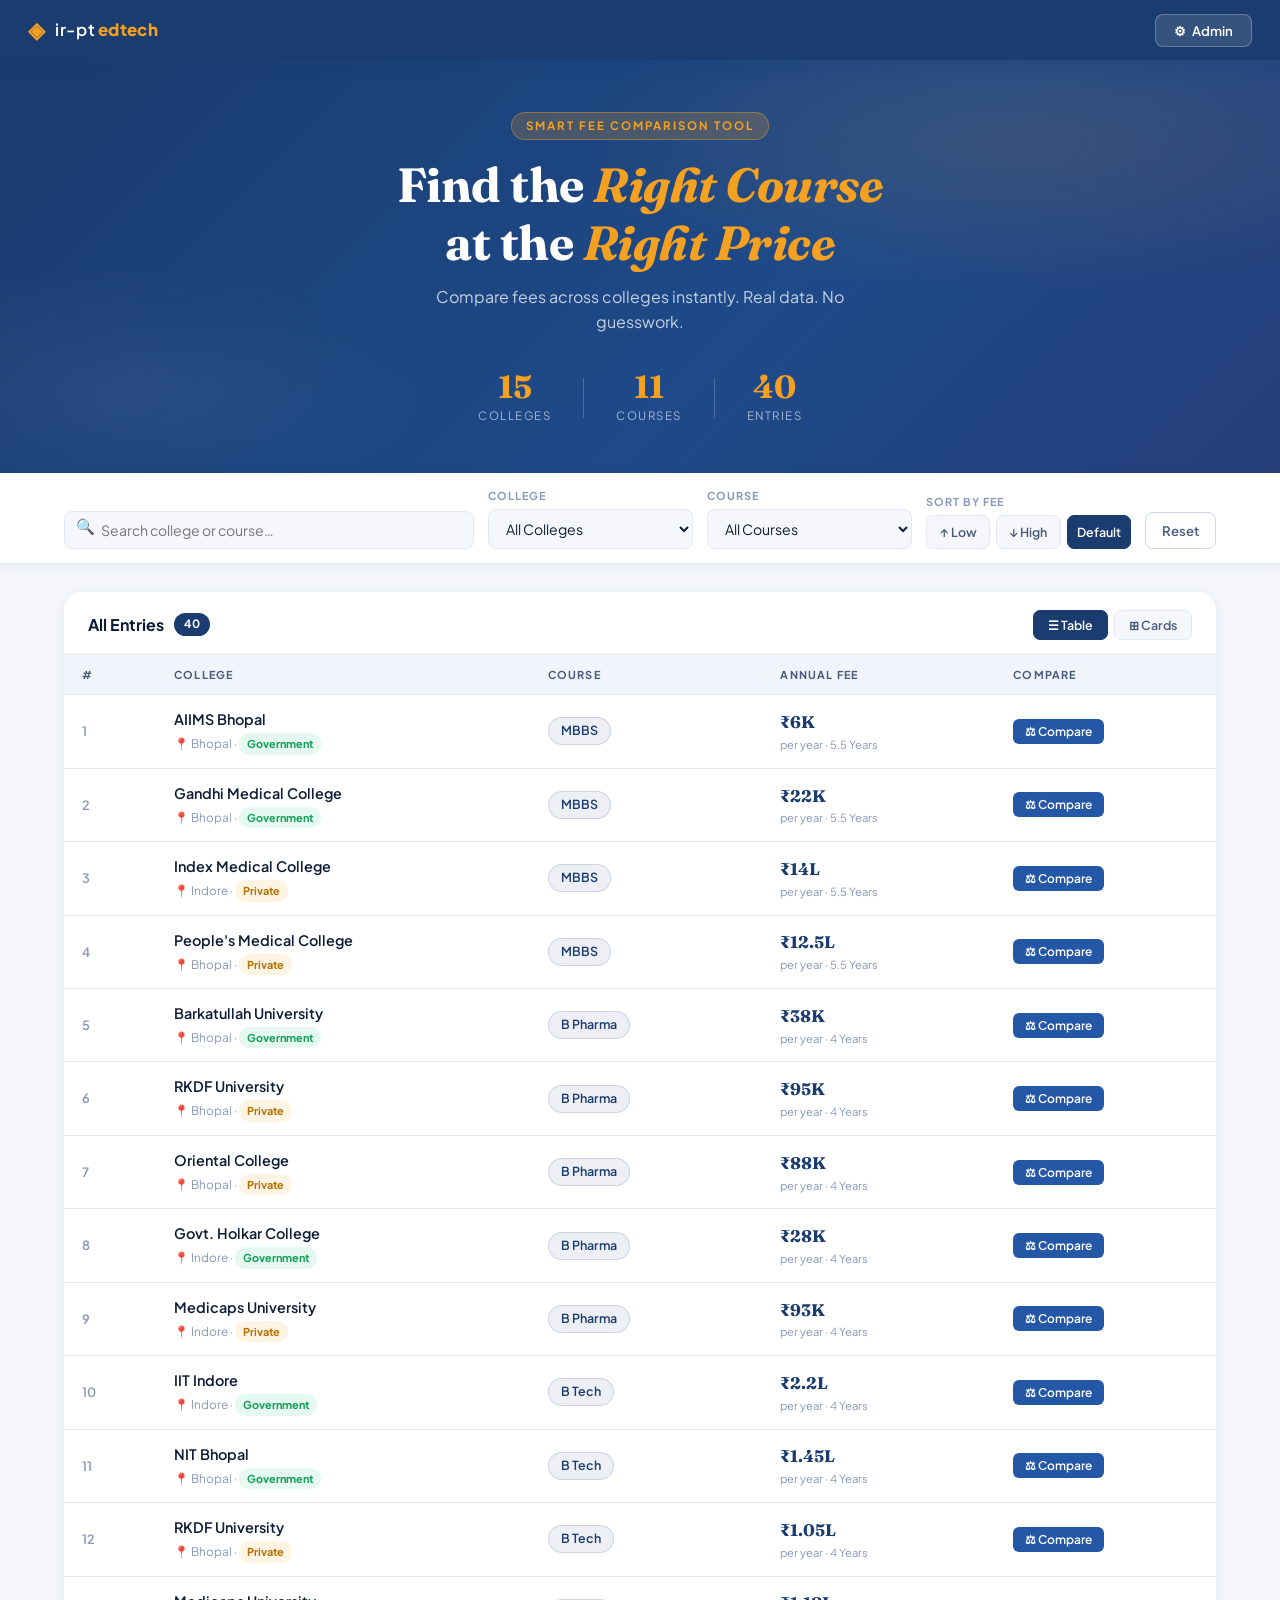
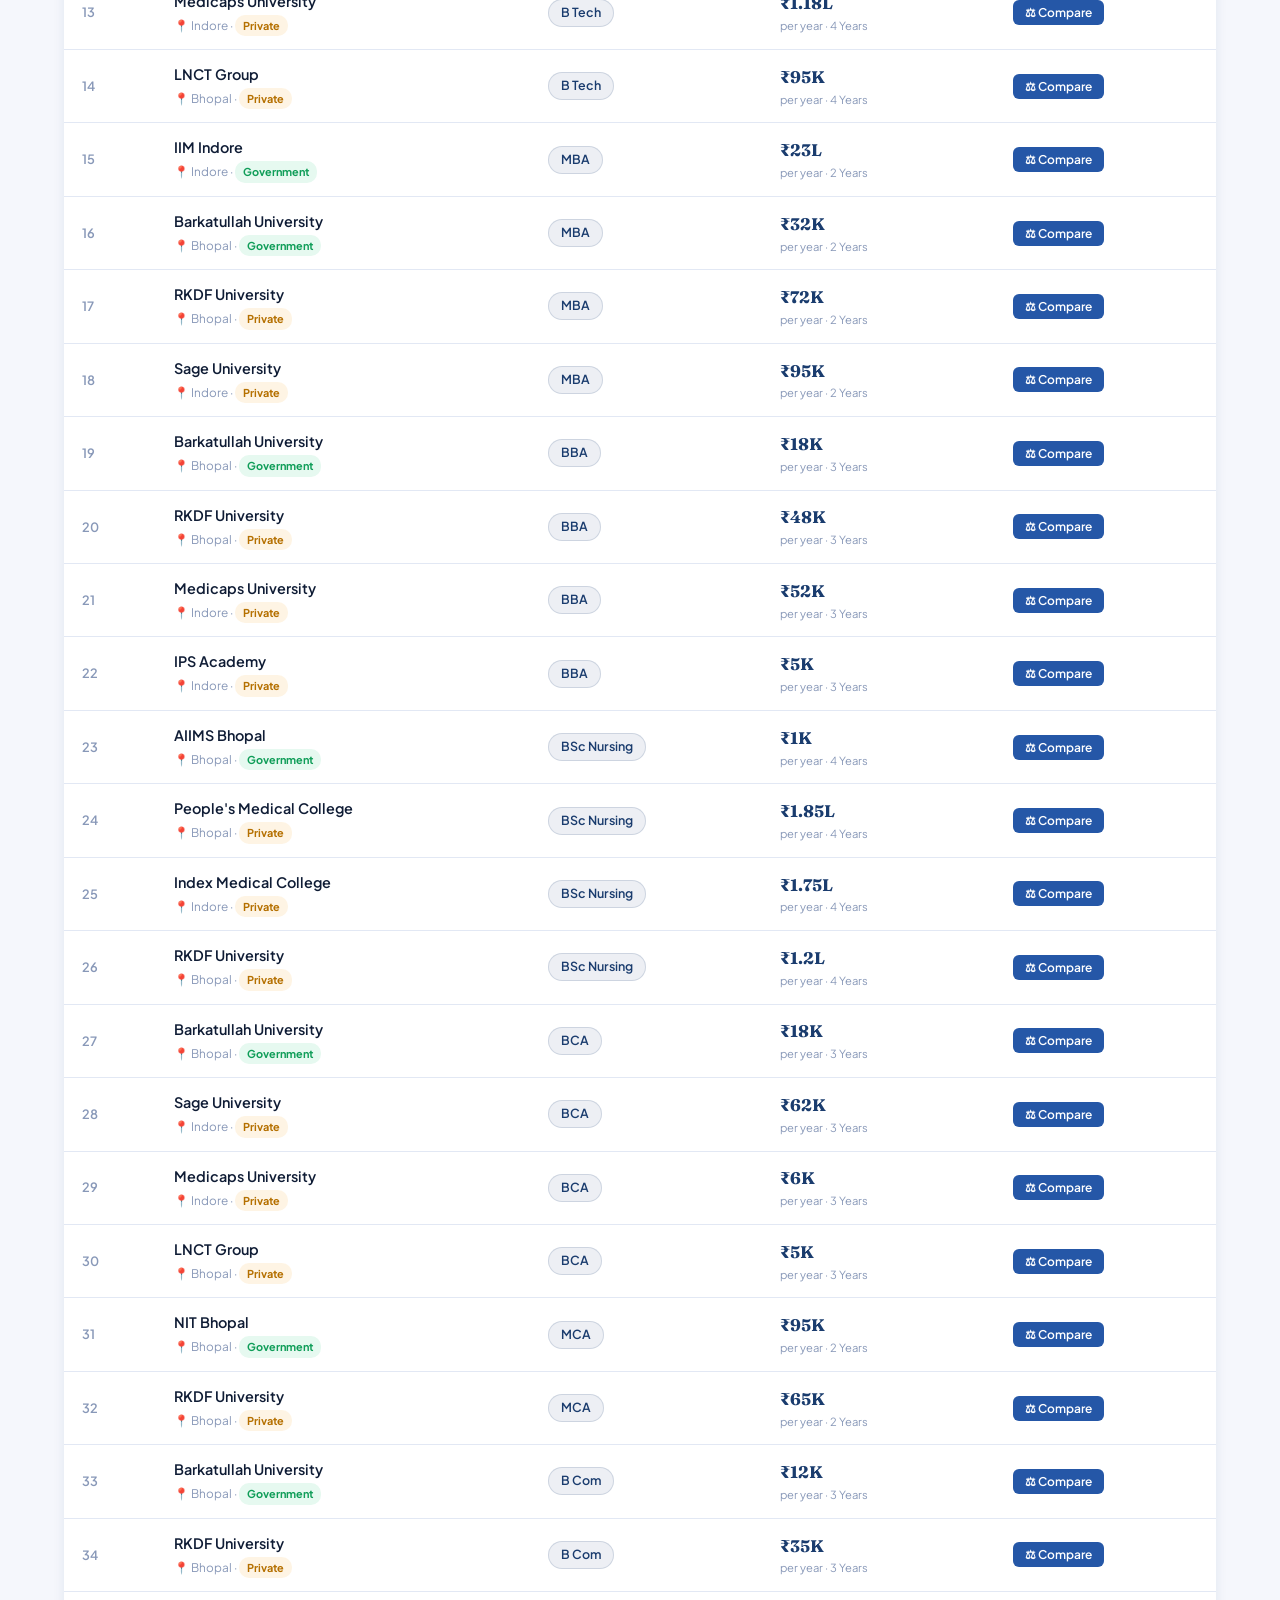
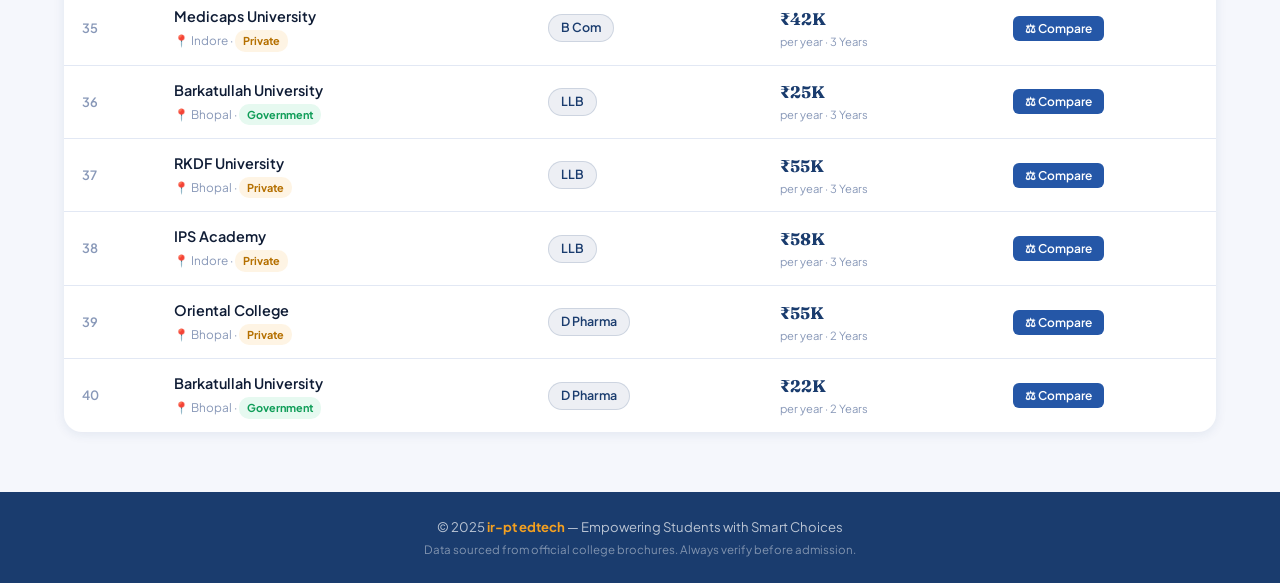
<file: index.html>
<!DOCTYPE html>
<html lang="en">
<head>
  <meta charset="UTF-8" />
  <meta name="viewport" content="width=device-width, initial-scale=1.0" />
  <title>ir-pt edtech — College & Course Comparator</title>
  <link rel="stylesheet" href="style.css" />
  <link href="https://fonts.googleapis.com/css2?family=Plus+Jakarta+Sans:wght@300;400;500;600;700;800&family=Fraunces:ital,wght@0,300;0,700;1,300&display=swap" rel="stylesheet" />
</head>
<body>

  <!-- ═══════════════════ NAVBAR ═══════════════════ -->
  <nav class="navbar">
    <div class="nav-brand">
      <span class="brand-icon">◈</span>
      <span class="brand-name">ir-pt <strong>edtech</strong></span>
    </div>
    <div class="nav-actions">
      <button class="btn-admin-login" id="btnAdminToggle" onclick="toggleAdminPanel()">
        <span class="icon">⚙</span> Admin
      </button>
    </div>
  </nav>

  <!-- ═══════════════════ HERO ═══════════════════ -->
  <section class="hero" id="viewerSection">
    <div class="hero-text">
      <p class="hero-tag">Smart Fee Comparison Tool</p>
      <h1>Find the <em>Right Course</em><br/>at the <em>Right Price</em></h1>
      <p class="hero-sub">Compare fees across colleges instantly. Real data. No guesswork.</p>
    </div>
    <div class="hero-stats" id="heroStats">
      <div class="stat"><span id="statColleges">0</span><small>Colleges</small></div>
      <div class="stat-divider"></div>
      <div class="stat"><span id="statCourses">0</span><small>Courses</small></div>
      <div class="stat-divider"></div>
      <div class="stat"><span id="statEntries">0</span><small>Entries</small></div>
    </div>
  </section>

  <!-- ═══════════════════ FILTER BAR ═══════════════════ -->
  <div class="filter-bar sticky" id="filterBar">
    <div class="filter-bar-inner">
      <div class="filter-group search-group">
        <span class="filter-icon">🔍</span>
        <input type="text" id="searchInput" placeholder="Search college or course…" oninput="applyFilters()" autocomplete="off" />
        <button class="clear-search" id="clearSearch" onclick="clearSearchInput()" title="Clear">✕</button>
      </div>
      <div class="filter-group">
        <label>College</label>
        <select id="filterCollege" onchange="applyFilters()">
          <option value="">All Colleges</option>
        </select>
      </div>
      <div class="filter-group">
        <label>Course</label>
        <select id="filterCourse" onchange="applyFilters()">
          <option value="">All Courses</option>
        </select>
      </div>
      <div class="filter-group sort-group">
        <label>Sort by Fee</label>
        <div class="sort-btns">
          <button class="sort-btn" id="sortAsc" onclick="setSort('asc')" title="Low to High">↑ Low</button>
          <button class="sort-btn" id="sortDesc" onclick="setSort('desc')" title="High to Low">↓ High</button>
          <button class="sort-btn active" id="sortNone" onclick="setSort('none')" title="Default">Default</button>
        </div>
      </div>
      <button class="btn-reset-filters" onclick="resetFilters()">Reset</button>
    </div>
  </div>

  <!-- ═══════════════════ MAIN CONTENT ═══════════════════ -->
  <main class="main-content">

    <!-- COMPARISON PANEL (auto-triggered) -->
    <section class="compare-panel" id="comparePanel" style="display:none">
      <div class="compare-header">
        <h2>📊 Course Comparison</h2>
        <span class="compare-course-name" id="compareCourseName"></span>
        <button class="btn-close-compare" onclick="closeCompare()">✕ Close</button>
      </div>
      <div class="compare-table-wrap">
        <table class="compare-table" id="compareTable">
          <thead>
            <tr>
              <th>Rank</th>
              <th>College Name</th>
              <th>Course</th>
              <th>Annual Fee</th>
              <th>Difference</th>
              <th>Status</th>
            </tr>
          </thead>
          <tbody id="compareTableBody"></tbody>
        </table>
      </div>
    </section>

    <!-- MAIN DATA TABLE -->
    <section class="data-section">
      <div class="data-header">
        <h2>All Entries <span class="data-count" id="dataCount">0</span></h2>
        <div class="view-toggle">
          <button class="vt-btn active" id="vtTable" onclick="setView('table')">☰ Table</button>
          <button class="vt-btn" id="vtCard" onclick="setView('card')">⊞ Cards</button>
        </div>
      </div>

      <!-- TABLE VIEW -->
      <div id="tableView">
        <div class="table-wrap">
          <table class="main-table" id="mainTable">
            <thead>
              <tr>
                <th>#</th>
                <th onclick="columnSort('college')" class="sortable">College <span class="sort-arrow" id="arr-college"></span></th>
                <th onclick="columnSort('course')" class="sortable">Course <span class="sort-arrow" id="arr-course"></span></th>
                <th onclick="columnSort('fee')" class="sortable">Annual Fee <span class="sort-arrow" id="arr-fee"></span></th>
                <th>Compare</th>
              </tr>
            </thead>
            <tbody id="mainTableBody"></tbody>
          </table>
        </div>
      </div>

      <!-- CARD VIEW -->
      <div id="cardView" style="display:none">
        <div class="cards-grid" id="cardsGrid"></div>
      </div>

      <div class="no-results" id="noResults" style="display:none">
        <div class="no-results-icon">🎓</div>
        <p>No entries found for your search.</p>
        <small>Try adjusting your filters or search term.</small>
      </div>
    </section>
  </main>

  <!-- ═══════════════════ ADMIN PANEL ═══════════════════ -->
  <div class="admin-overlay" id="adminOverlay">

    <!-- LOGIN SCREEN -->
    <div class="admin-login-box" id="adminLoginBox">
      <button class="overlay-close" onclick="closeAdmin()">✕</button>
      <div class="login-icon">🔐</div>
      <h2>Admin Access</h2>
      <p>ir-pt edtech management portal</p>
      <div class="login-form">
        <div class="form-field">
          <label>Username</label>
          <input type="text" id="loginUser" placeholder="Enter username" autocomplete="off" />
        </div>
        <div class="form-field">
          <label>Password</label>
          <input type="password" id="loginPass" placeholder="Enter password" onkeydown="if(event.key==='Enter')doLogin()" />
        </div>
        <div class="login-error" id="loginError"></div>
        <button class="btn-login" onclick="doLogin()">Login →</button>
      </div>
    </div>

    <!-- ADMIN DASHBOARD -->
    <div class="admin-dashboard" id="adminDashboard" style="display:none">
      <div class="admin-header">
        <div>
          <h2>⚙ Admin Panel</h2>
          <span class="admin-badge">ir-pt edtech</span>
        </div>
        <div class="admin-header-actions">
          <button class="btn-secondary" onclick="showBulkUpload()">📥 Bulk Upload</button>
          <button class="btn-danger-sm" onclick="doLogout()">Logout</button>
          <button class="overlay-close" onclick="closeAdmin()">✕</button>
        </div>
      </div>

      <div class="admin-body">
        <!-- ADD / EDIT FORM -->
        <div class="admin-form-panel">
          <h3 id="formTitle">➕ Add New Entry</h3>
          <input type="hidden" id="editId" value="" />
          <div class="admin-form-grid">
            <div class="form-field">
              <label>College Name *</label>
              <input type="text" id="formCollege" placeholder="e.g. ABC Medical College" />
            </div>
            <div class="form-field">
              <label>Course Name *</label>
              <input type="text" id="formCourse" placeholder="e.g. B Pharma" list="courseList" />
              <datalist id="courseList"></datalist>
            </div>
            <div class="form-field">
              <label>Annual Fee (₹) *</label>
              <input type="number" id="formFee" placeholder="e.g. 80000" min="0" />
            </div>
            <div class="form-field">
              <label>Duration</label>
              <input type="text" id="formDuration" placeholder="e.g. 4 Years" />
            </div>
            <div class="form-field">
              <label>College City</label>
              <input type="text" id="formCity" placeholder="e.g. Bhopal" />
            </div>
            <div class="form-field">
              <label>College Type</label>
              <select id="formType">
                <option value="Private">Private</option>
                <option value="Government">Government</option>
                <option value="Deemed">Deemed</option>
              </select>
            </div>
          </div>
          <div class="form-actions">
            <button class="btn-primary" id="formSubmitBtn" onclick="submitForm()">➕ Add Entry</button>
            <button class="btn-secondary" onclick="cancelEdit()" id="cancelBtn" style="display:none">Cancel</button>
          </div>
          <div class="form-msg" id="formMsg"></div>
        </div>

        <!-- BULK UPLOAD -->
        <div class="bulk-panel" id="bulkPanel" style="display:none">
          <h3>📥 Bulk Upload via JSON</h3>
          <p class="bulk-hint">Paste a JSON array. Each object: <code>{"college","course","fee","duration","city","type"}</code></p>
          <textarea id="bulkJson" rows="8" placeholder='[{"college":"ABC College","course":"B Pharma","fee":80000,"duration":"4 Years","city":"Bhopal","type":"Private"}]'></textarea>
          <div class="form-actions">
            <button class="btn-primary" onclick="doBulkUpload()">Upload</button>
            <button class="btn-secondary" onclick="hideBulkUpload()">Cancel</button>
          </div>
          <div class="form-msg" id="bulkMsg"></div>
        </div>

        <!-- ADMIN TABLE -->
        <div class="admin-table-panel">
          <div class="admin-table-header">
            <h3>📋 Manage Entries <span class="data-count" id="adminCount">0</span></h3>
            <input type="text" id="adminSearch" placeholder="Search…" oninput="renderAdminTable()" style="width:180px" />
          </div>
          <div class="table-wrap">
            <table class="main-table admin-tbl">
              <thead>
                <tr>
                  <th>#</th><th>College</th><th>Course</th><th>Fee</th><th>City</th><th>Type</th><th>Actions</th>
                </tr>
              </thead>
              <tbody id="adminTableBody"></tbody>
            </table>
          </div>
          <div class="no-results" id="adminNoResults" style="display:none">
            <p>No entries found.</p>
          </div>
        </div>
      </div>
    </div>
  </div>

  <!-- FOOTER -->
  <footer class="footer">
    <p>© 2025 <strong>ir-pt edtech</strong> — Empowering Students with Smart Choices</p>
    <p class="footer-sub">Data sourced from official college brochures. Always verify before admission.</p>
  </footer>

  <script src="script.js"></script>
</body>
</html>
</file>
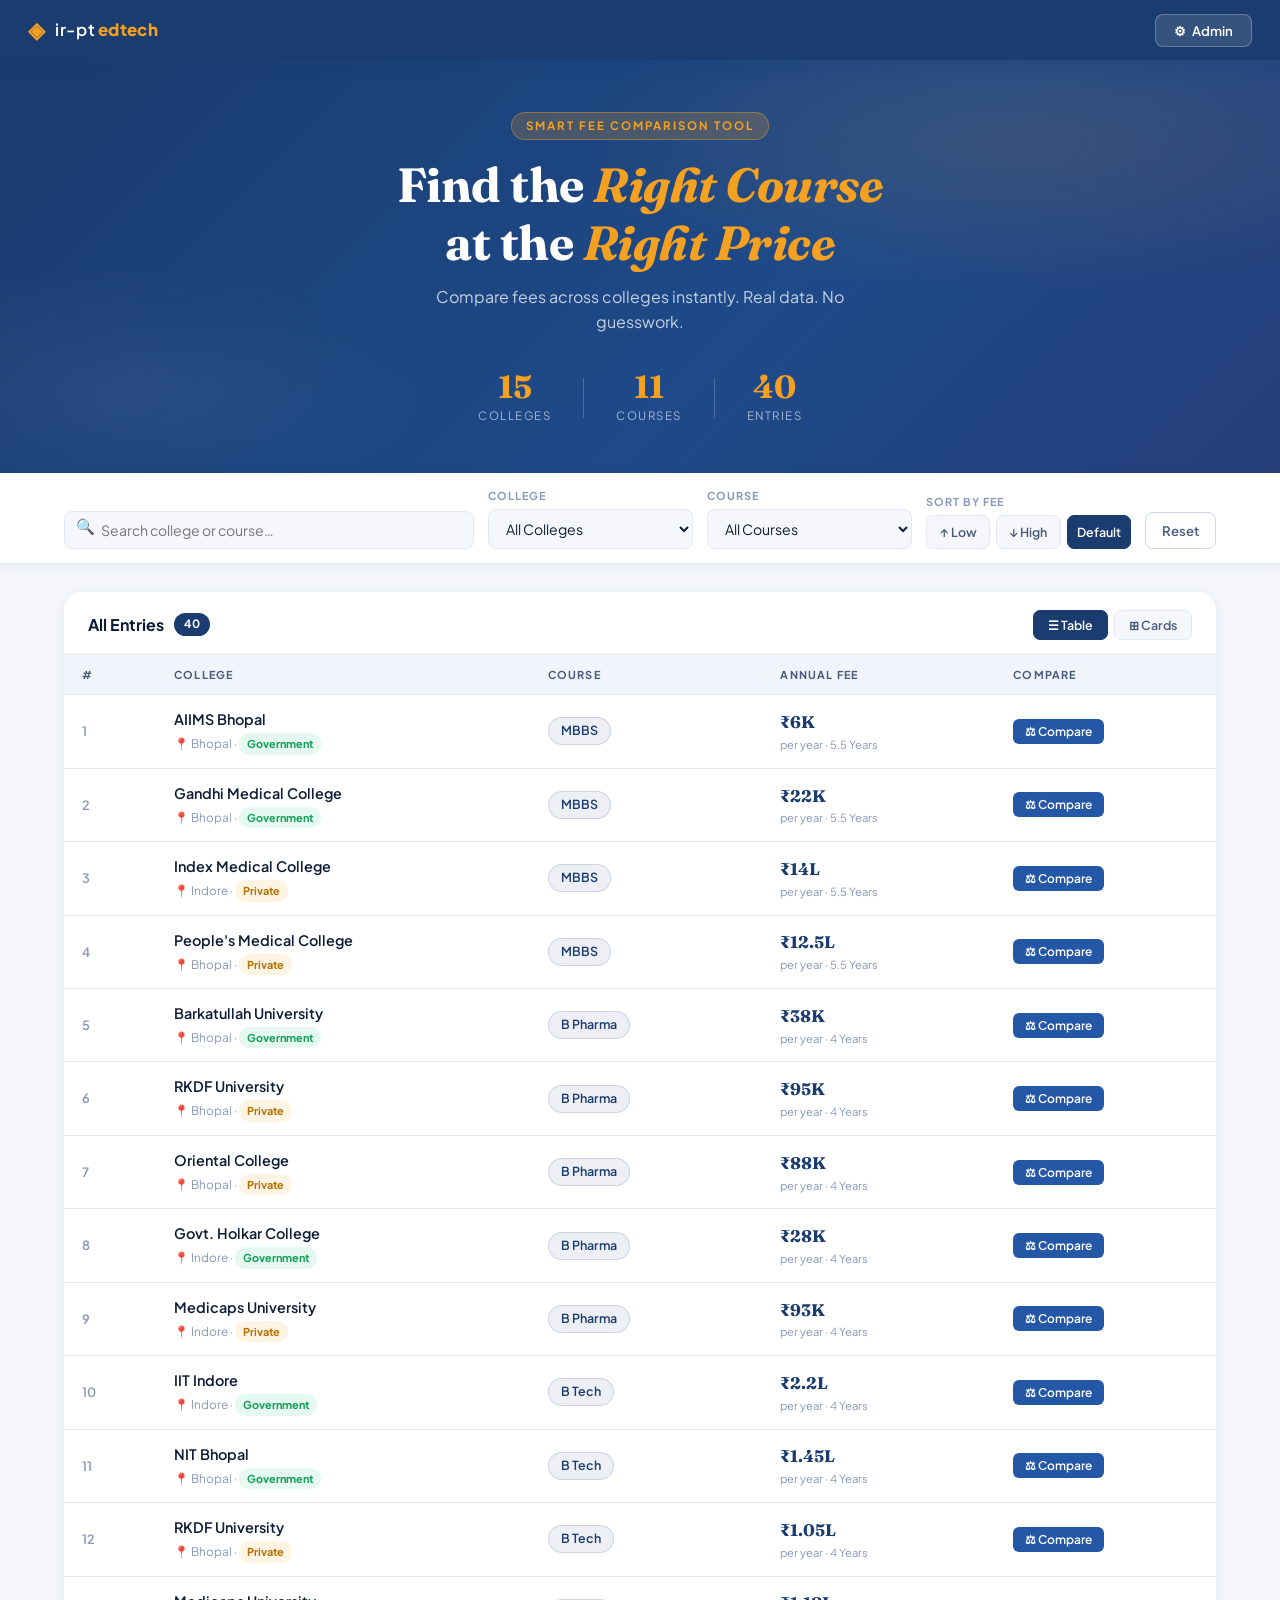
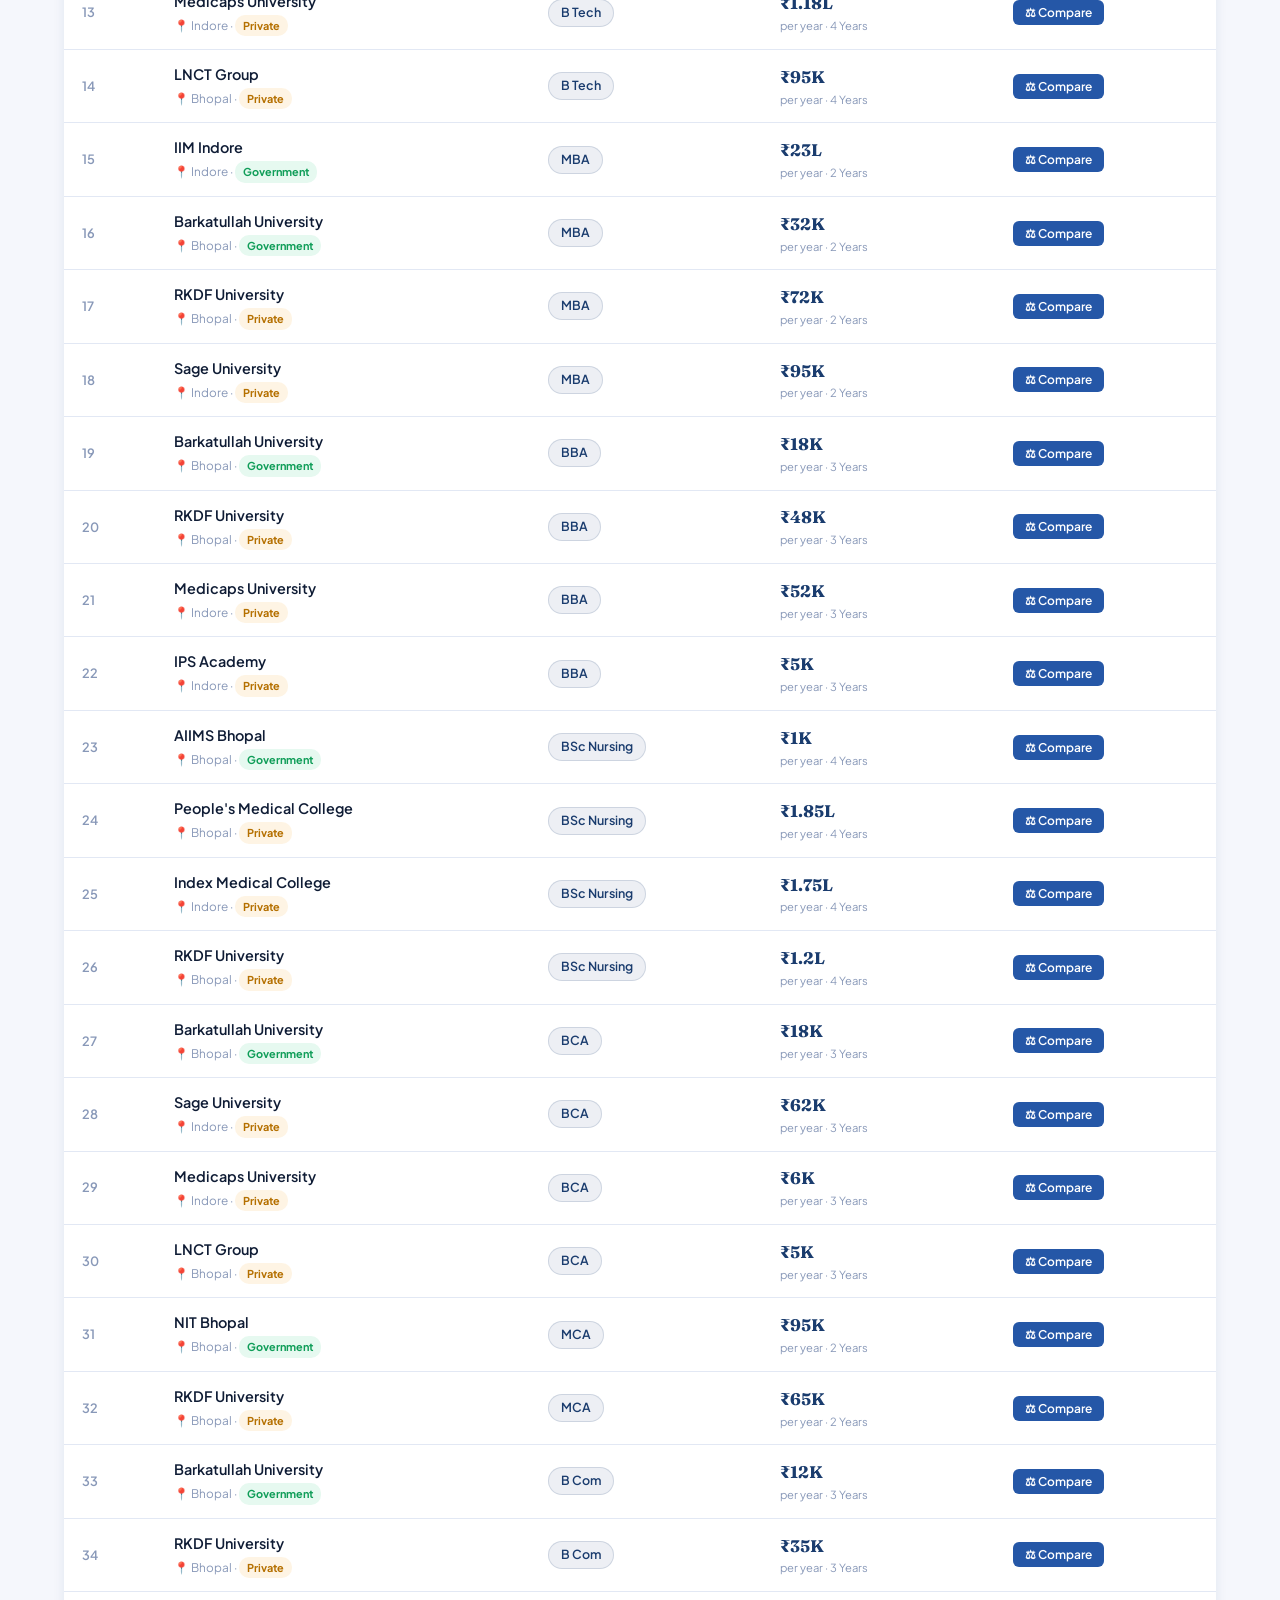
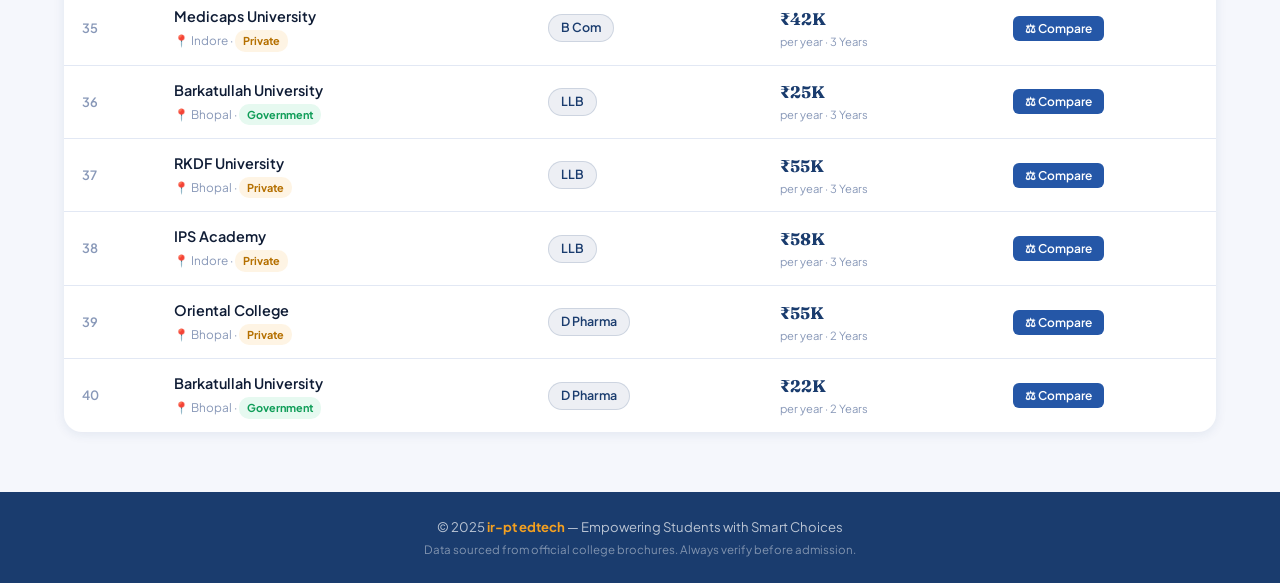
<file: irpt_edtech_comparator.html>
<!DOCTYPE html>
<html lang="en">
<head>
  <meta charset="UTF-8" />
  <meta name="viewport" content="width=device-width, initial-scale=1.0" />
  <title>ir-pt edtech — College & Course Comparator</title>
  <style>
/* ═══════════════════════════════════════════════
   ir-pt edtech — College & Course Comparator
   Design: Clean Education Brand · Light Theme
   ═══════════════════════════════════════════════ */

@import url('https://fonts.googleapis.com/css2?family=Plus+Jakarta+Sans:wght@300;400;500;600;700;800&family=Fraunces:ital,wght@0,300;0,700;1,300&display=swap');

:root {
  --primary: #1a3c6e;
  --primary-light: #2557a7;
  --accent: #f4a020;
  --accent-light: #fef3dc;
  --green: #0f9d58;
  --green-bg: #e6f9f0;
  --red: #d93025;
  --red-bg: #fde8e7;
  --yellow-bg: #fff8e1;
  --bg: #f5f7fc;
  --surface: #ffffff;
  --border: #e2e8f4;
  --border2: #ccd6ee;
  --text: #0f1c35;
  --text2: #4a5a7a;
  --muted: #8898b8;
  --shadow: 0 2px 12px rgba(26,60,110,0.09);
  --shadow-lg: 0 8px 36px rgba(26,60,110,0.14);
  --radius: 12px;
  --radius-lg: 18px;
  --font: 'Plus Jakarta Sans', sans-serif;
  --font-display: 'Fraunces', serif;
  --transition: 0.2s ease;
}

*, *::before, *::after { box-sizing: border-box; margin: 0; padding: 0; }

html { scroll-behavior: smooth; }

body {
  font-family: var(--font);
  background: var(--bg);
  color: var(--text);
  font-size: 15px;
  line-height: 1.6;
  min-height: 100vh;
}

/* ── SCROLLBAR ── */
::-webkit-scrollbar { width: 6px; height: 6px; }
::-webkit-scrollbar-track { background: var(--bg); }
::-webkit-scrollbar-thumb { background: var(--border2); border-radius: 10px; }
::-webkit-scrollbar-thumb:hover { background: var(--primary-light); }

/* ═══ NAVBAR ═══ */
.navbar {
  background: var(--primary);
  padding: 0 28px;
  height: 60px;
  display: flex;
  align-items: center;
  justify-content: space-between;
  position: sticky;
  top: 0;
  z-index: 500;
  box-shadow: 0 2px 16px rgba(26,60,110,0.25);
}
.nav-brand {
  display: flex;
  align-items: center;
  gap: 10px;
  color: #fff;
  font-size: 1.05rem;
  font-weight: 600;
  letter-spacing: 0.3px;
}
.brand-icon {
  font-size: 1.4rem;
  color: var(--accent);
}
.brand-name strong { font-weight: 800; color: var(--accent); }

.btn-admin-login {
  background: rgba(255,255,255,0.12);
  border: 1px solid rgba(255,255,255,0.25);
  color: #fff;
  padding: 7px 18px;
  border-radius: 8px;
  font-family: var(--font);
  font-size: 0.82rem;
  font-weight: 600;
  cursor: pointer;
  transition: all var(--transition);
  display: flex;
  align-items: center;
  gap: 6px;
}
.btn-admin-login:hover {
  background: rgba(255,255,255,0.22);
  border-color: var(--accent);
}

/* ═══ HERO ═══ */
.hero {
  background: linear-gradient(135deg, var(--primary) 0%, #1e4a8a 60%, #253e7a 100%);
  color: #fff;
  padding: 52px 32px 48px;
  text-align: center;
  position: relative;
  overflow: hidden;
}
.hero::before {
  content: '';
  position: absolute;
  inset: 0;
  background-image:
    radial-gradient(ellipse 60% 60% at 80% 20%, rgba(244,160,32,0.12) 0%, transparent 60%),
    radial-gradient(ellipse 40% 50% at 10% 80%, rgba(255,255,255,0.05) 0%, transparent 60%);
}
.hero-text { position: relative; z-index: 1; }
.hero-tag {
  display: inline-block;
  background: rgba(244,160,32,0.2);
  border: 1px solid rgba(244,160,32,0.4);
  color: var(--accent);
  font-size: 0.72rem;
  font-weight: 700;
  text-transform: uppercase;
  letter-spacing: 2px;
  padding: 4px 14px;
  border-radius: 20px;
  margin-bottom: 16px;
}
.hero h1 {
  font-family: var(--font-display);
  font-size: clamp(1.8rem, 5vw, 3rem);
  font-weight: 700;
  line-height: 1.2;
  letter-spacing: -0.5px;
  margin-bottom: 12px;
}
.hero h1 em {
  font-style: italic;
  color: var(--accent);
}
.hero-sub {
  font-size: 1rem;
  color: rgba(255,255,255,0.75);
  max-width: 460px;
  margin: 0 auto;
}
.hero-stats {
  display: flex;
  align-items: center;
  justify-content: center;
  gap: 0;
  margin-top: 36px;
  position: relative;
  z-index: 1;
}
.stat {
  display: flex;
  flex-direction: column;
  align-items: center;
  padding: 0 32px;
}
.stat span {
  font-family: var(--font-display);
  font-size: 2rem;
  font-weight: 700;
  color: var(--accent);
  line-height: 1;
}
.stat small {
  font-size: 0.72rem;
  text-transform: uppercase;
  letter-spacing: 1.5px;
  color: rgba(255,255,255,0.6);
  margin-top: 4px;
}
.stat-divider {
  width: 1px;
  height: 40px;
  background: rgba(255,255,255,0.2);
}

/* ═══ FILTER BAR ═══ */
.filter-bar {
  background: var(--surface);
  border-bottom: 1px solid var(--border);
  box-shadow: var(--shadow);
  z-index: 400;
  padding: 14px 0;
}
.filter-bar.sticky {
  position: sticky;
  top: 60px;
}
.filter-bar-inner {
  max-width: 1200px;
  margin: 0 auto;
  padding: 0 24px;
  display: flex;
  align-items: flex-end;
  gap: 14px;
  flex-wrap: wrap;
}
.filter-group {
  display: flex;
  flex-direction: column;
  gap: 4px;
  flex: 1;
  min-width: 150px;
}
.filter-group label {
  font-size: 0.68rem;
  font-weight: 700;
  text-transform: uppercase;
  letter-spacing: 1px;
  color: var(--muted);
}
.filter-group input,
.filter-group select {
  background: var(--bg);
  border: 1.5px solid var(--border);
  color: var(--text);
  padding: 9px 13px;
  border-radius: 8px;
  font-family: var(--font);
  font-size: 0.88rem;
  outline: none;
  transition: border-color var(--transition), box-shadow var(--transition);
  width: 100%;
}
.filter-group input:focus,
.filter-group select:focus {
  border-color: var(--primary-light);
  box-shadow: 0 0 0 3px rgba(37,87,167,0.12);
}
.search-group {
  flex: 2;
  min-width: 220px;
  position: relative;
}
.search-group .filter-icon {
  position: absolute;
  left: 12px;
  bottom: 10px;
  font-size: 0.95rem;
  pointer-events: none;
}
.search-group input {
  padding-left: 36px;
  padding-right: 36px;
}
.clear-search {
  position: absolute;
  right: 10px;
  bottom: 8px;
  background: none;
  border: none;
  color: var(--muted);
  font-size: 0.8rem;
  cursor: pointer;
  padding: 2px 4px;
  border-radius: 4px;
  display: none;
  transition: color var(--transition);
}
.clear-search:hover { color: var(--red); }
.clear-search.visible { display: block; }

.sort-group { min-width: 180px; }
.sort-btns { display: flex; gap: 6px; }
.sort-btn {
  flex: 1;
  background: var(--bg);
  border: 1.5px solid var(--border);
  color: var(--text2);
  padding: 8px 6px;
  border-radius: 7px;
  font-family: var(--font);
  font-size: 0.78rem;
  font-weight: 600;
  cursor: pointer;
  transition: all var(--transition);
  white-space: nowrap;
}
.sort-btn:hover { border-color: var(--primary-light); color: var(--primary); }
.sort-btn.active {
  background: var(--primary);
  border-color: var(--primary);
  color: #fff;
}
.btn-reset-filters {
  background: none;
  border: 1.5px solid var(--border2);
  color: var(--text2);
  padding: 9px 16px;
  border-radius: 8px;
  font-family: var(--font);
  font-size: 0.82rem;
  font-weight: 600;
  cursor: pointer;
  transition: all var(--transition);
  align-self: flex-end;
  white-space: nowrap;
}
.btn-reset-filters:hover { border-color: var(--red); color: var(--red); }

/* ═══ MAIN CONTENT ═══ */
.main-content {
  max-width: 1200px;
  margin: 0 auto;
  padding: 28px 24px 60px;
}

/* ═══ COMPARE PANEL ═══ */
.compare-panel {
  background: var(--surface);
  border: 2px solid var(--primary-light);
  border-radius: var(--radius-lg);
  margin-bottom: 28px;
  overflow: hidden;
  box-shadow: var(--shadow-lg);
  animation: slideDown 0.3s ease;
}
@keyframes slideDown {
  from { opacity: 0; transform: translateY(-14px); }
  to { opacity: 1; transform: translateY(0); }
}
.compare-header {
  background: linear-gradient(90deg, var(--primary), var(--primary-light));
  color: #fff;
  padding: 14px 22px;
  display: flex;
  align-items: center;
  gap: 14px;
  flex-wrap: wrap;
}
.compare-header h2 { font-size: 1rem; font-weight: 700; }
.compare-course-name {
  background: rgba(255,255,255,0.18);
  border: 1px solid rgba(255,255,255,0.3);
  padding: 3px 14px;
  border-radius: 20px;
  font-size: 0.82rem;
  font-weight: 600;
  color: var(--accent);
}
.btn-close-compare {
  margin-left: auto;
  background: rgba(255,255,255,0.12);
  border: 1px solid rgba(255,255,255,0.25);
  color: #fff;
  padding: 5px 12px;
  border-radius: 6px;
  font-family: var(--font);
  font-size: 0.78rem;
  cursor: pointer;
  transition: background var(--transition);
}
.btn-close-compare:hover { background: rgba(255,255,255,0.22); }
.compare-table-wrap { overflow-x: auto; padding: 0 0 2px; }
.compare-table { width: 100%; border-collapse: collapse; font-size: 0.88rem; }
.compare-table thead th {
  background: #f0f4fb;
  color: var(--text2);
  font-size: 0.7rem;
  font-weight: 700;
  text-transform: uppercase;
  letter-spacing: 1.2px;
  padding: 10px 18px;
  text-align: left;
  border-bottom: 1px solid var(--border);
}
.compare-table tbody td {
  padding: 13px 18px;
  border-bottom: 1px solid var(--border);
  vertical-align: middle;
}
.compare-table tbody tr:last-child td { border-bottom: none; }
.compare-table tbody tr { transition: background var(--transition); }
.compare-table tbody tr:hover td { background: #f7f9ff; }
.row-lowest td { background: var(--green-bg) !important; }
.row-highest td { background: var(--red-bg) !important; }
.rank-badge {
  display: inline-flex;
  align-items: center;
  justify-content: center;
  width: 28px; height: 28px;
  border-radius: 50%;
  font-weight: 700;
  font-size: 0.75rem;
}
.rank-1 { background: #ffd700; color: #5a3e00; }
.rank-2 { background: #c8d0e0; color: #2a3a5e; }
.rank-3 { background: #d4a97a; color: #5a3200; }
.rank-other { background: var(--bg); border: 1px solid var(--border2); color: var(--text2); }
.diff-badge {
  display: inline-block;
  font-size: 0.78rem;
  font-weight: 700;
  padding: 2px 10px;
  border-radius: 12px;
}
.diff-lowest { background: var(--green-bg); color: var(--green); }
.diff-highest { background: var(--red-bg); color: var(--red); }
.diff-mid { background: var(--yellow-bg); color: #b58c00; }
.tag-lowest { background: var(--green); color: #fff; font-size: 0.7rem; font-weight: 700; padding: 2px 10px; border-radius: 20px; }
.tag-highest { background: var(--red); color: #fff; font-size: 0.7rem; font-weight: 700; padding: 2px 10px; border-radius: 20px; }
.tag-mid { background: #e8a000; color: #fff; font-size: 0.7rem; font-weight: 700; padding: 2px 10px; border-radius: 20px; }

/* ═══ DATA SECTION ═══ */
.data-section {
  background: var(--surface);
  border-radius: var(--radius-lg);
  box-shadow: var(--shadow);
  overflow: hidden;
}
.data-header {
  display: flex;
  align-items: center;
  justify-content: space-between;
  padding: 18px 24px 14px;
  border-bottom: 1px solid var(--border);
  flex-wrap: wrap;
  gap: 12px;
}
.data-header h2 {
  font-size: 1rem;
  font-weight: 700;
  color: var(--text);
  display: flex;
  align-items: center;
  gap: 10px;
}
.data-count {
  background: var(--primary);
  color: #fff;
  font-size: 0.72rem;
  font-weight: 700;
  padding: 2px 10px;
  border-radius: 20px;
}
.view-toggle { display: flex; gap: 6px; }
.vt-btn {
  background: var(--bg);
  border: 1.5px solid var(--border);
  color: var(--text2);
  padding: 6px 14px;
  border-radius: 7px;
  font-family: var(--font);
  font-size: 0.78rem;
  font-weight: 600;
  cursor: pointer;
  transition: all var(--transition);
}
.vt-btn.active { background: var(--primary); border-color: var(--primary); color: #fff; }
.vt-btn:hover:not(.active) { border-color: var(--primary-light); }

/* ═══ MAIN TABLE ═══ */
.table-wrap { overflow-x: auto; }
.main-table { width: 100%; border-collapse: collapse; font-size: 0.88rem; }
.main-table thead th {
  background: #f0f4fb;
  color: var(--text2);
  font-size: 0.68rem;
  font-weight: 700;
  text-transform: uppercase;
  letter-spacing: 1.2px;
  padding: 11px 18px;
  text-align: left;
  border-bottom: 1px solid var(--border);
  white-space: nowrap;
}
.main-table thead th.sortable { cursor: pointer; user-select: none; }
.main-table thead th.sortable:hover { color: var(--primary); }
.sort-arrow { font-size: 0.65rem; margin-left: 4px; }
.main-table tbody td {
  padding: 13px 18px;
  border-bottom: 1px solid var(--border);
  vertical-align: middle;
  color: var(--text);
}
.main-table tbody tr:last-child td { border-bottom: none; }
.main-table tbody tr {
  transition: background var(--transition);
  animation: rowFade 0.18s ease both;
}
@keyframes rowFade {
  from { opacity: 0; transform: translateX(-6px); }
  to { opacity: 1; transform: none; }
}
.main-table tbody tr:hover td { background: #f7f9ff; }
.college-cell .name { font-weight: 600; color: var(--text); font-size: 0.9rem; }
.college-cell .meta { font-size: 0.74rem; color: var(--muted); margin-top: 2px; }
.course-pill {
  display: inline-block;
  background: rgba(26,60,110,0.08);
  color: var(--primary);
  border: 1px solid rgba(26,60,110,0.15);
  padding: 3px 12px;
  border-radius: 20px;
  font-size: 0.78rem;
  font-weight: 600;
}
.fee-cell .amount {
  font-family: var(--font-display);
  font-size: 1.05rem;
  font-weight: 700;
  color: var(--primary);
}
.fee-cell .per-year { font-size: 0.7rem; color: var(--muted); }
.type-badge {
  display: inline-block;
  font-size: 0.68rem;
  font-weight: 700;
  padding: 2px 8px;
  border-radius: 10px;
}
.type-govt { background: var(--green-bg); color: var(--green); }
.type-private { background: rgba(244,160,32,0.12); color: #b57000; }
.type-deemed { background: #eef2ff; color: #4f46e5; }

.btn-compare-row {
  background: var(--primary-light);
  color: #fff;
  border: none;
  padding: 5px 12px;
  border-radius: 6px;
  font-family: var(--font);
  font-size: 0.75rem;
  font-weight: 600;
  cursor: pointer;
  transition: all var(--transition);
  white-space: nowrap;
}
.btn-compare-row:hover {
  background: var(--primary);
  transform: translateY(-1px);
  box-shadow: 0 3px 10px rgba(26,60,110,0.25);
}

/* ═══ CARD VIEW ═══ */
.cards-grid {
  display: grid;
  grid-template-columns: repeat(auto-fill, minmax(260px, 1fr));
  gap: 18px;
  padding: 20px 24px;
}
.college-card {
  background: var(--surface);
  border: 1.5px solid var(--border);
  border-radius: var(--radius);
  padding: 20px;
  transition: all var(--transition);
  animation: rowFade 0.2s ease both;
  cursor: default;
}
.college-card:hover {
  border-color: var(--primary-light);
  box-shadow: 0 6px 24px rgba(26,60,110,0.12);
  transform: translateY(-2px);
}
.card-top {
  display: flex;
  justify-content: space-between;
  align-items: flex-start;
  margin-bottom: 12px;
}
.card-college { font-weight: 700; font-size: 0.95rem; color: var(--text); }
.card-city { font-size: 0.73rem; color: var(--muted); margin-top: 2px; }
.card-fee {
  font-family: var(--font-display);
  font-size: 1.2rem;
  font-weight: 700;
  color: var(--primary);
  white-space: nowrap;
}
.card-fee small { font-size: 0.65rem; font-family: var(--font); color: var(--muted); display: block; text-align: right; }
.card-divider { border: none; border-top: 1px solid var(--border); margin: 12px 0; }
.card-meta { display: flex; gap: 8px; align-items: center; flex-wrap: wrap; }
.card-btn {
  margin-top: 14px;
  width: 100%;
  background: #f0f4fb;
  border: 1.5px solid var(--border);
  color: var(--primary);
  padding: 8px;
  border-radius: 8px;
  font-family: var(--font);
  font-size: 0.8rem;
  font-weight: 600;
  cursor: pointer;
  transition: all var(--transition);
}
.card-btn:hover { background: var(--primary); color: #fff; border-color: var(--primary); }

/* ═══ NO RESULTS ═══ */
.no-results {
  text-align: center;
  padding: 60px 20px;
  color: var(--muted);
}
.no-results-icon { font-size: 3rem; margin-bottom: 14px; opacity: 0.5; }
.no-results p { font-size: 1rem; font-weight: 600; color: var(--text2); margin-bottom: 6px; }
.no-results small { font-size: 0.82rem; }

/* ═══ ADMIN OVERLAY ═══ */
.admin-overlay {
  display: none;
  position: fixed;
  inset: 0;
  background: rgba(10,20,50,0.7);
  backdrop-filter: blur(6px);
  z-index: 900;
  align-items: center;
  justify-content: center;
  padding: 20px;
}
.admin-overlay.open { display: flex; }

/* LOGIN BOX */
.admin-login-box {
  background: var(--surface);
  border-radius: 20px;
  padding: 40px 36px;
  max-width: 420px;
  width: 100%;
  box-shadow: var(--shadow-lg);
  position: relative;
  text-align: center;
  animation: popIn 0.28s cubic-bezier(.4,1.4,.6,1);
}
@keyframes popIn {
  from { opacity: 0; transform: scale(0.9); }
  to { opacity: 1; transform: scale(1); }
}
.login-icon { font-size: 2.5rem; margin-bottom: 14px; }
.admin-login-box h2 { font-family: var(--font-display); font-size: 1.5rem; font-weight: 700; color: var(--primary); margin-bottom: 6px; }
.admin-login-box > p { color: var(--muted); font-size: 0.85rem; margin-bottom: 28px; }
.login-form { text-align: left; }
.form-field { margin-bottom: 16px; }
.form-field label { display: block; font-size: 0.72rem; font-weight: 700; text-transform: uppercase; letter-spacing: 1px; color: var(--text2); margin-bottom: 6px; }
.form-field input, .form-field select, .form-field textarea {
  width: 100%;
  background: var(--bg);
  border: 1.5px solid var(--border);
  color: var(--text);
  padding: 11px 14px;
  border-radius: 9px;
  font-family: var(--font);
  font-size: 0.9rem;
  outline: none;
  transition: border-color var(--transition), box-shadow var(--transition);
}
.form-field input:focus, .form-field select:focus, .form-field textarea:focus {
  border-color: var(--primary-light);
  box-shadow: 0 0 0 3px rgba(37,87,167,0.1);
}
.form-field textarea { resize: vertical; min-height: 120px; }
.login-error { color: var(--red); font-size: 0.82rem; min-height: 18px; margin-bottom: 10px; }
.btn-login {
  width: 100%;
  background: linear-gradient(135deg, var(--primary), var(--primary-light));
  color: #fff;
  border: none;
  padding: 12px;
  border-radius: 10px;
  font-family: var(--font);
  font-size: 1rem;
  font-weight: 700;
  cursor: pointer;
  transition: opacity var(--transition), transform var(--transition);
}
.btn-login:hover { opacity: 0.9; transform: translateY(-1px); }

/* ADMIN DASHBOARD */
.admin-dashboard {
  background: var(--bg);
  border-radius: 20px;
  max-width: 1100px;
  width: 100%;
  max-height: 90vh;
  overflow-y: auto;
  box-shadow: var(--shadow-lg);
  animation: popIn 0.28s ease;
}
.admin-header {
  background: linear-gradient(135deg, var(--primary), var(--primary-light));
  color: #fff;
  padding: 18px 26px;
  display: flex;
  align-items: center;
  justify-content: space-between;
  flex-wrap: wrap;
  gap: 12px;
  border-radius: 20px 20px 0 0;
}
.admin-header h2 { font-size: 1.1rem; font-weight: 800; }
.admin-badge {
  display: inline-block;
  background: rgba(244,160,32,0.25);
  border: 1px solid rgba(244,160,32,0.5);
  color: var(--accent);
  font-size: 0.7rem;
  font-weight: 700;
  text-transform: uppercase;
  letter-spacing: 1px;
  padding: 2px 10px;
  border-radius: 20px;
  margin-left: 10px;
}
.admin-header-actions { display: flex; gap: 10px; align-items: center; flex-wrap: wrap; }

.admin-body { padding: 24px; display: flex; flex-direction: column; gap: 24px; }

.admin-form-panel, .admin-table-panel, .bulk-panel {
  background: var(--surface);
  border-radius: var(--radius);
  padding: 22px 24px;
  border: 1px solid var(--border);
}
.admin-form-panel h3, .admin-table-panel h3, .bulk-panel h3 {
  font-size: 0.95rem;
  font-weight: 700;
  color: var(--primary);
  margin-bottom: 18px;
}
.admin-form-grid {
  display: grid;
  grid-template-columns: repeat(auto-fit, minmax(200px, 1fr));
  gap: 14px;
  margin-bottom: 18px;
}
.form-actions { display: flex; gap: 10px; flex-wrap: wrap; }
.btn-primary {
  background: var(--primary);
  color: #fff;
  border: none;
  padding: 10px 22px;
  border-radius: 8px;
  font-family: var(--font);
  font-size: 0.88rem;
  font-weight: 700;
  cursor: pointer;
  transition: all var(--transition);
}
.btn-primary:hover { background: var(--primary-light); transform: translateY(-1px); }
.btn-secondary {
  background: var(--bg);
  color: var(--text2);
  border: 1.5px solid var(--border2);
  padding: 10px 22px;
  border-radius: 8px;
  font-family: var(--font);
  font-size: 0.88rem;
  font-weight: 600;
  cursor: pointer;
  transition: all var(--transition);
}
.btn-secondary:hover { border-color: var(--primary-light); color: var(--primary); }
.btn-danger-sm {
  background: var(--red-bg);
  color: var(--red);
  border: 1px solid rgba(217,48,37,0.2);
  padding: 7px 16px;
  border-radius: 7px;
  font-family: var(--font);
  font-size: 0.8rem;
  font-weight: 600;
  cursor: pointer;
  transition: all var(--transition);
}
.btn-danger-sm:hover { background: var(--red); color: #fff; }
.form-msg {
  margin-top: 10px;
  font-size: 0.82rem;
  font-weight: 600;
  min-height: 18px;
  padding: 6px 0;
}
.form-msg.success { color: var(--green); }
.form-msg.error { color: var(--red); }

.admin-table-header {
  display: flex;
  align-items: center;
  justify-content: space-between;
  margin-bottom: 14px;
  flex-wrap: wrap;
  gap: 10px;
}
.admin-tbl .action-btns { display: flex; gap: 6px; }
.btn-edit {
  background: rgba(37,87,167,0.1);
  color: var(--primary-light);
  border: 1px solid rgba(37,87,167,0.2);
  padding: 4px 12px;
  border-radius: 6px;
  font-family: var(--font);
  font-size: 0.74rem;
  font-weight: 600;
  cursor: pointer;
  transition: all var(--transition);
}
.btn-edit:hover { background: var(--primary-light); color: #fff; }
.btn-del {
  background: var(--red-bg);
  color: var(--red);
  border: 1px solid rgba(217,48,37,0.15);
  padding: 4px 12px;
  border-radius: 6px;
  font-family: var(--font);
  font-size: 0.74rem;
  font-weight: 600;
  cursor: pointer;
  transition: all var(--transition);
}
.btn-del:hover { background: var(--red); color: #fff; }

.bulk-hint { font-size: 0.8rem; color: var(--muted); margin-bottom: 10px; }
.bulk-hint code { background: var(--bg); padding: 2px 6px; border-radius: 4px; font-size: 0.78rem; color: var(--primary); }

.overlay-close {
  position: absolute;
  top: 16px; right: 16px;
  background: rgba(0,0,0,0.08);
  border: none;
  color: var(--text2);
  width: 30px; height: 30px;
  border-radius: 50%;
  font-size: 0.9rem;
  cursor: pointer;
  display: flex; align-items: center; justify-content: center;
  transition: all var(--transition);
}
.admin-header .overlay-close { position: static; background: rgba(255,255,255,0.12); color: #fff; }
.overlay-close:hover { background: var(--red); color: #fff; }

/* ═══ FOOTER ═══ */
.footer {
  background: var(--primary);
  color: rgba(255,255,255,0.7);
  text-align: center;
  padding: 24px 20px;
  font-size: 0.82rem;
}
.footer strong { color: var(--accent); }
.footer-sub { margin-top: 4px; font-size: 0.72rem; color: rgba(255,255,255,0.45); }

/* ═══ RESPONSIVE ═══ */
@media (max-width: 900px) {
  .filter-bar-inner { gap: 10px; }
  .filter-group { min-width: 130px; }
  .search-group { flex: 100%; min-width: 100%; order: -1; }
  .admin-form-grid { grid-template-columns: 1fr 1fr; }
}
@media (max-width: 600px) {
  .hero { padding: 36px 20px 32px; }
  .hero h1 { font-size: 1.7rem; }
  .stat span { font-size: 1.5rem; }
  .stat { padding: 0 18px; }
  .filter-bar-inner { padding: 0 14px; }
  .filter-group { min-width: 100%; flex: 100%; }
  .sort-group { flex: 100%; }
  .main-content { padding: 18px 14px 40px; }
  .admin-dashboard { border-radius: 14px; }
  .admin-form-grid { grid-template-columns: 1fr; }
  .admin-body { padding: 16px; }
  .data-header { padding: 14px 16px; }
  .cards-grid { padding: 14px 16px; gap: 14px; }
  .compare-table thead th, .compare-table tbody td,
  .main-table thead th, .main-table tbody td { padding: 10px 12px; }
}
@media (max-width: 400px) {
  .hero-stats { flex-direction: column; gap: 10px; }
  .stat-divider { width: 40px; height: 1px; }
}

</style>
  <link href="https://fonts.googleapis.com/css2?family=Plus+Jakarta+Sans:wght@300;400;500;600;700;800&family=Fraunces:ital,wght@0,300;0,700;1,300&display=swap" rel="stylesheet" />
</head>
<body>

  <!-- ═══════════════════ NAVBAR ═══════════════════ -->
  <nav class="navbar">
    <div class="nav-brand">
      <span class="brand-icon">◈</span>
      <span class="brand-name">ir-pt <strong>edtech</strong></span>
    </div>
    <div class="nav-actions">
      <button class="btn-admin-login" id="btnAdminToggle" onclick="toggleAdminPanel()">
        <span class="icon">⚙</span> Admin
      </button>
    </div>
  </nav>

  <!-- ═══════════════════ HERO ═══════════════════ -->
  <section class="hero" id="viewerSection">
    <div class="hero-text">
      <p class="hero-tag">Smart Fee Comparison Tool</p>
      <h1>Find the <em>Right Course</em><br/>at the <em>Right Price</em></h1>
      <p class="hero-sub">Compare fees across colleges instantly. Real data. No guesswork.</p>
    </div>
    <div class="hero-stats" id="heroStats">
      <div class="stat"><span id="statColleges">0</span><small>Colleges</small></div>
      <div class="stat-divider"></div>
      <div class="stat"><span id="statCourses">0</span><small>Courses</small></div>
      <div class="stat-divider"></div>
      <div class="stat"><span id="statEntries">0</span><small>Entries</small></div>
    </div>
  </section>

  <!-- ═══════════════════ FILTER BAR ═══════════════════ -->
  <div class="filter-bar sticky" id="filterBar">
    <div class="filter-bar-inner">
      <div class="filter-group search-group">
        <span class="filter-icon">🔍</span>
        <input type="text" id="searchInput" placeholder="Search college or course…" oninput="applyFilters()" autocomplete="off" />
        <button class="clear-search" id="clearSearch" onclick="clearSearchInput()" title="Clear">✕</button>
      </div>
      <div class="filter-group">
        <label>College</label>
        <select id="filterCollege" onchange="applyFilters()">
          <option value="">All Colleges</option>
        </select>
      </div>
      <div class="filter-group">
        <label>Course</label>
        <select id="filterCourse" onchange="applyFilters()">
          <option value="">All Courses</option>
        </select>
      </div>
      <div class="filter-group sort-group">
        <label>Sort by Fee</label>
        <div class="sort-btns">
          <button class="sort-btn" id="sortAsc" onclick="setSort('asc')" title="Low to High">↑ Low</button>
          <button class="sort-btn" id="sortDesc" onclick="setSort('desc')" title="High to Low">↓ High</button>
          <button class="sort-btn active" id="sortNone" onclick="setSort('none')" title="Default">Default</button>
        </div>
      </div>
      <button class="btn-reset-filters" onclick="resetFilters()">Reset</button>
    </div>
  </div>

  <!-- ═══════════════════ MAIN CONTENT ═══════════════════ -->
  <main class="main-content">

    <!-- COMPARISON PANEL (auto-triggered) -->
    <section class="compare-panel" id="comparePanel" style="display:none">
      <div class="compare-header">
        <h2>📊 Course Comparison</h2>
        <span class="compare-course-name" id="compareCourseName"></span>
        <button class="btn-close-compare" onclick="closeCompare()">✕ Close</button>
      </div>
      <div class="compare-table-wrap">
        <table class="compare-table" id="compareTable">
          <thead>
            <tr>
              <th>Rank</th>
              <th>College Name</th>
              <th>Course</th>
              <th>Annual Fee</th>
              <th>Difference</th>
              <th>Status</th>
            </tr>
          </thead>
          <tbody id="compareTableBody"></tbody>
        </table>
      </div>
    </section>

    <!-- MAIN DATA TABLE -->
    <section class="data-section">
      <div class="data-header">
        <h2>All Entries <span class="data-count" id="dataCount">0</span></h2>
        <div class="view-toggle">
          <button class="vt-btn active" id="vtTable" onclick="setView('table')">☰ Table</button>
          <button class="vt-btn" id="vtCard" onclick="setView('card')">⊞ Cards</button>
        </div>
      </div>

      <!-- TABLE VIEW -->
      <div id="tableView">
        <div class="table-wrap">
          <table class="main-table" id="mainTable">
            <thead>
              <tr>
                <th>#</th>
                <th onclick="columnSort('college')" class="sortable">College <span class="sort-arrow" id="arr-college"></span></th>
                <th onclick="columnSort('course')" class="sortable">Course <span class="sort-arrow" id="arr-course"></span></th>
                <th onclick="columnSort('fee')" class="sortable">Annual Fee <span class="sort-arrow" id="arr-fee"></span></th>
                <th>Compare</th>
              </tr>
            </thead>
            <tbody id="mainTableBody"></tbody>
          </table>
        </div>
      </div>

      <!-- CARD VIEW -->
      <div id="cardView" style="display:none">
        <div class="cards-grid" id="cardsGrid"></div>
      </div>

      <div class="no-results" id="noResults" style="display:none">
        <div class="no-results-icon">🎓</div>
        <p>No entries found for your search.</p>
        <small>Try adjusting your filters or search term.</small>
      </div>
    </section>
  </main>

  <!-- ═══════════════════ ADMIN PANEL ═══════════════════ -->
  <div class="admin-overlay" id="adminOverlay">

    <!-- LOGIN SCREEN -->
    <div class="admin-login-box" id="adminLoginBox">
      <button class="overlay-close" onclick="closeAdmin()">✕</button>
      <div class="login-icon">🔐</div>
      <h2>Admin Access</h2>
      <p>ir-pt edtech management portal</p>
      <div class="login-form">
        <div class="form-field">
          <label>Username</label>
          <input type="text" id="loginUser" placeholder="Enter username" autocomplete="off" />
        </div>
        <div class="form-field">
          <label>Password</label>
          <input type="password" id="loginPass" placeholder="Enter password" onkeydown="if(event.key==='Enter')doLogin()" />
        </div>
        <div class="login-error" id="loginError"></div>
        <button class="btn-login" onclick="doLogin()">Login →</button>
      </div>
    </div>

    <!-- ADMIN DASHBOARD -->
    <div class="admin-dashboard" id="adminDashboard" style="display:none">
      <div class="admin-header">
        <div>
          <h2>⚙ Admin Panel</h2>
          <span class="admin-badge">ir-pt edtech</span>
        </div>
        <div class="admin-header-actions">
          <button class="btn-secondary" onclick="showBulkUpload()">📥 Bulk Upload</button>
          <button class="btn-danger-sm" onclick="doLogout()">Logout</button>
          <button class="overlay-close" onclick="closeAdmin()">✕</button>
        </div>
      </div>

      <div class="admin-body">
        <!-- ADD / EDIT FORM -->
        <div class="admin-form-panel">
          <h3 id="formTitle">➕ Add New Entry</h3>
          <input type="hidden" id="editId" value="" />
          <div class="admin-form-grid">
            <div class="form-field">
              <label>College Name *</label>
              <input type="text" id="formCollege" placeholder="e.g. ABC Medical College" />
            </div>
            <div class="form-field">
              <label>Course Name *</label>
              <input type="text" id="formCourse" placeholder="e.g. B Pharma" list="courseList" />
              <datalist id="courseList"></datalist>
            </div>
            <div class="form-field">
              <label>Annual Fee (₹) *</label>
              <input type="number" id="formFee" placeholder="e.g. 80000" min="0" />
            </div>
            <div class="form-field">
              <label>Duration</label>
              <input type="text" id="formDuration" placeholder="e.g. 4 Years" />
            </div>
            <div class="form-field">
              <label>College City</label>
              <input type="text" id="formCity" placeholder="e.g. Bhopal" />
            </div>
            <div class="form-field">
              <label>College Type</label>
              <select id="formType">
                <option value="Private">Private</option>
                <option value="Government">Government</option>
                <option value="Deemed">Deemed</option>
              </select>
            </div>
          </div>
          <div class="form-actions">
            <button class="btn-primary" id="formSubmitBtn" onclick="submitForm()">➕ Add Entry</button>
            <button class="btn-secondary" onclick="cancelEdit()" id="cancelBtn" style="display:none">Cancel</button>
          </div>
          <div class="form-msg" id="formMsg"></div>
        </div>

        <!-- BULK UPLOAD -->
        <div class="bulk-panel" id="bulkPanel" style="display:none">
          <h3>📥 Bulk Upload via JSON</h3>
          <p class="bulk-hint">Paste a JSON array. Each object: <code>{"college","course","fee","duration","city","type"}</code></p>
          <textarea id="bulkJson" rows="8" placeholder='[{"college":"ABC College","course":"B Pharma","fee":80000,"duration":"4 Years","city":"Bhopal","type":"Private"}]'></textarea>
          <div class="form-actions">
            <button class="btn-primary" onclick="doBulkUpload()">Upload</button>
            <button class="btn-secondary" onclick="hideBulkUpload()">Cancel</button>
          </div>
          <div class="form-msg" id="bulkMsg"></div>
        </div>

        <!-- ADMIN TABLE -->
        <div class="admin-table-panel">
          <div class="admin-table-header">
            <h3>📋 Manage Entries <span class="data-count" id="adminCount">0</span></h3>
            <input type="text" id="adminSearch" placeholder="Search…" oninput="renderAdminTable()" style="width:180px" />
          </div>
          <div class="table-wrap">
            <table class="main-table admin-tbl">
              <thead>
                <tr>
                  <th>#</th><th>College</th><th>Course</th><th>Fee</th><th>City</th><th>Type</th><th>Actions</th>
                </tr>
              </thead>
              <tbody id="adminTableBody"></tbody>
            </table>
          </div>
          <div class="no-results" id="adminNoResults" style="display:none">
            <p>No entries found.</p>
          </div>
        </div>
      </div>
    </div>
  </div>

  <!-- FOOTER -->
  <footer class="footer">
    <p>© 2025 <strong>ir-pt edtech</strong> — Empowering Students with Smart Choices</p>
    <p class="footer-sub">Data sourced from official college brochures. Always verify before admission.</p>
  </footer>

  <script>
/* ═══════════════════════════════════════════════
   ir-pt edtech — College & Course Comparator
   script.js — Full Application Logic
   ═══════════════════════════════════════════════ */

'use strict';

// ─── CONSTANTS ──────────────────────────────────────────────────────────────
const STORAGE_KEY   = 'irpt_edtech_data';
const SESSION_KEY   = 'irpt_admin_session';
const ADMIN_USER    = 'ir-ptedtech';
const ADMIN_PASS    = '1207';

// ─── SAMPLE DATA ────────────────────────────────────────────────────────────
const SEED_DATA = [
  { id: 1, college: "AIIMS Bhopal",              city: "Bhopal",  course: "MBBS",           fee: 6000,    duration: "5.5 Years", type: "Government" },
  { id: 2, college: "Gandhi Medical College",    city: "Bhopal",  course: "MBBS",           fee: 22000,   duration: "5.5 Years", type: "Government" },
  { id: 3, college: "Index Medical College",     city: "Indore",  course: "MBBS",           fee: 1400000, duration: "5.5 Years", type: "Private"     },
  { id: 4, college: "People's Medical College",  city: "Bhopal",  course: "MBBS",           fee: 1250000, duration: "5.5 Years", type: "Private"     },
  { id: 5, college: "Barkatullah University",    city: "Bhopal",  course: "B Pharma",       fee: 38000,   duration: "4 Years",   type: "Government" },
  { id: 6, college: "RKDF University",           city: "Bhopal",  course: "B Pharma",       fee: 95000,   duration: "4 Years",   type: "Private"     },
  { id: 7, college: "Oriental College",          city: "Bhopal",  course: "B Pharma",       fee: 88000,   duration: "4 Years",   type: "Private"     },
  { id: 8, college: "Govt. Holkar College",      city: "Indore",  course: "B Pharma",       fee: 28000,   duration: "4 Years",   type: "Government" },
  { id: 9, college: "Medicaps University",       city: "Indore",  course: "B Pharma",       fee: 93000,   duration: "4 Years",   type: "Private"     },
  { id: 10, college: "IIT Indore",               city: "Indore",  course: "B Tech",         fee: 220000,  duration: "4 Years",   type: "Government" },
  { id: 11, college: "NIT Bhopal",               city: "Bhopal",  course: "B Tech",         fee: 145000,  duration: "4 Years",   type: "Government" },
  { id: 12, college: "RKDF University",          city: "Bhopal",  course: "B Tech",         fee: 105000,  duration: "4 Years",   type: "Private"     },
  { id: 13, college: "Medicaps University",      city: "Indore",  course: "B Tech",         fee: 118000,  duration: "4 Years",   type: "Private"     },
  { id: 14, college: "LNCT Group",               city: "Bhopal",  course: "B Tech",         fee: 95000,   duration: "4 Years",   type: "Private"     },
  { id: 15, college: "IIM Indore",               city: "Indore",  course: "MBA",            fee: 2300000, duration: "2 Years",   type: "Government" },
  { id: 16, college: "Barkatullah University",   city: "Bhopal",  course: "MBA",            fee: 32000,   duration: "2 Years",   type: "Government" },
  { id: 17, college: "RKDF University",          city: "Bhopal",  course: "MBA",            fee: 72000,   duration: "2 Years",   type: "Private"     },
  { id: 18, college: "Sage University",          city: "Indore",  course: "MBA",            fee: 95000,   duration: "2 Years",   type: "Private"     },
  { id: 19, college: "Barkatullah University",   city: "Bhopal",  course: "BBA",            fee: 18000,   duration: "3 Years",   type: "Government" },
  { id: 20, college: "RKDF University",          city: "Bhopal",  course: "BBA",            fee: 48000,   duration: "3 Years",   type: "Private"     },
  { id: 21, college: "Medicaps University",      city: "Indore",  course: "BBA",            fee: 52000,   duration: "3 Years",   type: "Private"     },
  { id: 22, college: "IPS Academy",              city: "Indore",  course: "BBA",            fee: 50000,   duration: "3 Years",   type: "Private"     },
  { id: 23, college: "AIIMS Bhopal",             city: "Bhopal",  course: "BSc Nursing",    fee: 10000,   duration: "4 Years",   type: "Government" },
  { id: 24, college: "People's Medical College", city: "Bhopal",  course: "BSc Nursing",    fee: 185000,  duration: "4 Years",   type: "Private"     },
  { id: 25, college: "Index Medical College",    city: "Indore",  course: "BSc Nursing",    fee: 175000,  duration: "4 Years",   type: "Private"     },
  { id: 26, college: "RKDF University",          city: "Bhopal",  course: "BSc Nursing",    fee: 120000,  duration: "4 Years",   type: "Private"     },
  { id: 27, college: "Barkatullah University",   city: "Bhopal",  course: "BCA",            fee: 18000,   duration: "3 Years",   type: "Government" },
  { id: 28, college: "Sage University",          city: "Indore",  course: "BCA",            fee: 62000,   duration: "3 Years",   type: "Private"     },
  { id: 29, college: "Medicaps University",      city: "Indore",  course: "BCA",            fee: 60000,   duration: "3 Years",   type: "Private"     },
  { id: 30, college: "LNCT Group",               city: "Bhopal",  course: "BCA",            fee: 50000,   duration: "3 Years",   type: "Private"     },
  { id: 31, college: "NIT Bhopal",               city: "Bhopal",  course: "MCA",            fee: 95000,   duration: "2 Years",   type: "Government" },
  { id: 32, college: "RKDF University",          city: "Bhopal",  course: "MCA",            fee: 65000,   duration: "2 Years",   type: "Private"     },
  { id: 33, college: "Barkatullah University",   city: "Bhopal",  course: "B Com",          fee: 12000,   duration: "3 Years",   type: "Government" },
  { id: 34, college: "RKDF University",          city: "Bhopal",  course: "B Com",          fee: 35000,   duration: "3 Years",   type: "Private"     },
  { id: 35, college: "Medicaps University",      city: "Indore",  course: "B Com",          fee: 42000,   duration: "3 Years",   type: "Private"     },
  { id: 36, college: "Barkatullah University",   city: "Bhopal",  course: "LLB",            fee: 25000,   duration: "3 Years",   type: "Government" },
  { id: 37, college: "RKDF University",          city: "Bhopal",  course: "LLB",            fee: 55000,   duration: "3 Years",   type: "Private"     },
  { id: 38, college: "IPS Academy",              city: "Indore",  course: "LLB",            fee: 58000,   duration: "3 Years",   type: "Private"     },
  { id: 39, college: "Oriental College",         city: "Bhopal",  course: "D Pharma",       fee: 55000,   duration: "2 Years",   type: "Private"     },
  { id: 40, college: "Barkatullah University",   city: "Bhopal",  course: "D Pharma",       fee: 22000,   duration: "2 Years",   type: "Government" },
];

// ─── STATE ──────────────────────────────────────────────────────────────────
let data         = [];
let filtered     = [];
let currentSort  = 'none';   // 'none' | 'asc' | 'desc'
let columnSortState = { col: null, dir: 'asc' };
let currentView  = 'table';  // 'table' | 'card'
let nextId       = 100;

// ─── INIT ────────────────────────────────────────────────────────────────────
document.addEventListener('DOMContentLoaded', () => {
  loadData();
  buildDropdowns();
  applyFilters();
  updateStats();
  if (sessionActive()) openDashboard();
});

// ─── DATA PERSISTENCE ────────────────────────────────────────────────────────
function loadData() {
  const saved = localStorage.getItem(STORAGE_KEY);
  if (saved) {
    try { data = JSON.parse(saved); } catch { data = [...SEED_DATA]; }
  } else {
    data = [...SEED_DATA];
    saveData();
  }
  nextId = data.reduce((max, r) => Math.max(max, r.id || 0), 0) + 1;
}

function saveData() {
  localStorage.setItem(STORAGE_KEY, JSON.stringify(data));
}

// ─── STATS ───────────────────────────────────────────────────────────────────
function updateStats() {
  const colleges = new Set(data.map(d => d.college)).size;
  const courses  = new Set(data.map(d => d.course)).size;
  animateCount('statColleges', colleges);
  animateCount('statCourses',  courses);
  animateCount('statEntries',  data.length);
}

function animateCount(id, target) {
  const el = document.getElementById(id);
  let current = 0;
  const step  = Math.max(1, Math.floor(target / 30));
  const timer = setInterval(() => {
    current = Math.min(current + step, target);
    el.textContent = current;
    if (current >= target) clearInterval(timer);
  }, 30);
}

// ─── DROPDOWNS ───────────────────────────────────────────────────────────────
function buildDropdowns() {
  const colleges = [...new Set(data.map(d => d.college))].sort();
  const courses  = [...new Set(data.map(d => d.course))].sort();

  const cSel = document.getElementById('filterCollege');
  const keepC = cSel.value;
  cSel.innerHTML = '<option value="">All Colleges</option>';
  colleges.forEach(c => {
    const o = new Option(c, c);
    if (c === keepC) o.selected = true;
    cSel.appendChild(o);
  });

  const crSel = document.getElementById('filterCourse');
  const keepCr = crSel.value;
  crSel.innerHTML = '<option value="">All Courses</option>';
  courses.forEach(c => {
    const o = new Option(c, c);
    if (c === keepCr) o.selected = true;
    crSel.appendChild(o);
  });

  // Datalist for admin form
  const dl = document.getElementById('courseList');
  if (dl) {
    dl.innerHTML = '';
    courses.forEach(c => {
      const opt = document.createElement('option');
      opt.value = c; dl.appendChild(opt);
    });
  }
}

// ─── FILTERS & RENDER ────────────────────────────────────────────────────────
function applyFilters() {
  const search    = document.getElementById('searchInput').value.trim().toLowerCase();
  const colFilter = document.getElementById('filterCollege').value;
  const crFilter  = document.getElementById('filterCourse').value;

  // show/hide clear button
  const clearBtn = document.getElementById('clearSearch');
  if (clearBtn) clearBtn.classList.toggle('visible', search.length > 0);

  filtered = data.filter(row => {
    const matchSearch = !search ||
      row.college.toLowerCase().includes(search) ||
      row.course.toLowerCase().includes(search) ||
      (row.city && row.city.toLowerCase().includes(search));
    const matchCollege = !colFilter || row.college === colFilter;
    const matchCourse  = !crFilter  || row.course  === crFilter;
    return matchSearch && matchCollege && matchCourse;
  });

  // Fee sort
  if (currentSort === 'asc')  filtered.sort((a, b) => a.fee - b.fee);
  if (currentSort === 'desc') filtered.sort((a, b) => b.fee - a.fee);

  // Column sort
  if (columnSortState.col) {
    const { col, dir } = columnSortState;
    filtered.sort((a, b) => {
      let va = a[col], vb = b[col];
      if (col === 'fee') return dir === 'asc' ? va - vb : vb - va;
      return dir === 'asc'
        ? String(va).localeCompare(String(vb))
        : String(vb).localeCompare(String(va));
    });
  }

  document.getElementById('dataCount').textContent = filtered.length;
  renderMainTable();
  renderCards();
  autoCompare(crFilter);
}

function clearSearchInput() {
  document.getElementById('searchInput').value = '';
  applyFilters();
}

function resetFilters() {
  document.getElementById('searchInput').value  = '';
  document.getElementById('filterCollege').value = '';
  document.getElementById('filterCourse').value  = '';
  currentSort = 'none';
  columnSortState = { col: null, dir: 'asc' };
  updateSortBtns();
  updateArrows();
  closeCompare();
  applyFilters();
}

// ─── SORT ─────────────────────────────────────────────────────────────────────
function setSort(type) {
  currentSort = type;
  columnSortState = { col: null, dir: 'asc' };
  updateSortBtns();
  updateArrows();
  applyFilters();
}

function updateSortBtns() {
  ['sortAsc','sortDesc','sortNone'].forEach(id => {
    const el = document.getElementById(id);
    if (el) el.classList.remove('active');
  });
  const active = { asc: 'sortAsc', desc: 'sortDesc', none: 'sortNone' }[currentSort];
  if (active) document.getElementById(active).classList.add('active');
}

function columnSort(col) {
  if (columnSortState.col === col) {
    columnSortState.dir = columnSortState.dir === 'asc' ? 'desc' : 'asc';
  } else {
    columnSortState = { col, dir: 'asc' };
  }
  currentSort = 'none';
  updateSortBtns();
  updateArrows();
  applyFilters();
}

function updateArrows() {
  ['college','course','fee'].forEach(col => {
    const el = document.getElementById('arr-' + col);
    if (!el) return;
    if (columnSortState.col === col) {
      el.textContent = columnSortState.dir === 'asc' ? '▲' : '▼';
    } else {
      el.textContent = '';
    }
  });
}

// ─── FORMAT ──────────────────────────────────────────────────────────────────
function formatFee(fee) {
  if (fee >= 100000) return '₹' + (fee / 100000).toFixed(fee % 100000 === 0 ? 0 : 2).replace(/\.?0+$/, '') + 'L';
  if (fee >= 1000)   return '₹' + (fee / 1000).toFixed(fee % 1000 === 0 ? 0 : 1).replace(/\.?0+$/, '') + 'K';
  return '₹' + fee.toLocaleString('en-IN');
}

function typeClass(type) {
  if (type === 'Government') return 'type-govt';
  if (type === 'Deemed')     return 'type-deemed';
  return 'type-private';
}

// ─── MAIN TABLE ──────────────────────────────────────────────────────────────
function renderMainTable() {
  const tbody = document.getElementById('mainTableBody');
  const noRes = document.getElementById('noResults');
  const tView = document.getElementById('tableView');

  if (!filtered.length) {
    noRes.style.display = 'block';
    tView.style.display = 'none';
    return;
  }
  noRes.style.display = 'none';
  tView.style.display = currentView === 'table' ? 'block' : 'none';

  tbody.innerHTML = '';
  filtered.forEach((row, i) => {
    const tr = document.createElement('tr');
    tr.style.animationDelay = `${i * 0.018}s`;
    tr.innerHTML = `
      <td style="color:var(--muted);font-size:0.8rem;font-weight:600;">${i + 1}</td>
      <td>
        <div class="college-cell">
          <div class="name">${esc(row.college)}</div>
          <div class="meta">${row.city ? '📍 ' + esc(row.city) : ''}${row.type ? ' · <span class="type-badge ' + typeClass(row.type) + '">' + esc(row.type) + '</span>' : ''}</div>
        </div>
      </td>
      <td><span class="course-pill">${esc(row.course)}</span></td>
      <td>
        <div class="fee-cell">
          <div class="amount">${formatFee(row.fee)}</div>
          <div class="per-year">per year${row.duration ? ' · ' + esc(row.duration) : ''}</div>
        </div>
      </td>
      <td>
        <button class="btn-compare-row" onclick="triggerCompare('${esc(row.course)}')">
          ⚖ Compare
        </button>
      </td>
    `;
    tbody.appendChild(tr);
  });
}

// ─── CARD VIEW ───────────────────────────────────────────────────────────────
function renderCards() {
  const grid = document.getElementById('cardsGrid');
  grid.innerHTML = '';
  filtered.forEach((row, i) => {
    const div = document.createElement('div');
    div.className = 'college-card';
    div.style.animationDelay = `${i * 0.03}s`;
    div.innerHTML = `
      <div class="card-top">
        <div>
          <div class="card-college">${esc(row.college)}</div>
          <div class="card-city">${row.city ? '📍 ' + esc(row.city) : ''}</div>
        </div>
        <div>
          <div class="card-fee">${formatFee(row.fee)}<small>per year</small></div>
        </div>
      </div>
      <hr class="card-divider" />
      <div class="card-meta">
        <span class="course-pill">${esc(row.course)}</span>
        ${row.type ? '<span class="type-badge ' + typeClass(row.type) + '">' + esc(row.type) + '</span>' : ''}
        ${row.duration ? '<span style="font-size:0.72rem;color:var(--muted)">⏱ ' + esc(row.duration) + '</span>' : ''}
      </div>
      <button class="card-btn" onclick="triggerCompare('${esc(row.course)}')">⚖ Compare with other colleges</button>
    `;
    grid.appendChild(div);
  });
}

function setView(v) {
  currentView = v;
  document.getElementById('tableView').style.display = v === 'table' ? 'block' : 'none';
  document.getElementById('cardView').style.display  = v === 'card'  ? 'block' : 'none';
  document.getElementById('vtTable').classList.toggle('active', v === 'table');
  document.getElementById('vtCard').classList.toggle('active',  v === 'card');
  renderMainTable();
  renderCards();
}

// ─── COMPARISON ──────────────────────────────────────────────────────────────
function autoCompare(course) {
  if (course) {
    showCompare(course);
  } else {
    closeCompare();
  }
}

function triggerCompare(course) {
  document.getElementById('filterCourse').value = course;
  showCompare(course);
  applyFilters();
  document.getElementById('comparePanel').scrollIntoView({ behavior: 'smooth', block: 'start' });
}

function showCompare(course) {
  const matches = data.filter(d => d.course === course).sort((a, b) => a.fee - b.fee);
  if (matches.length < 2) { closeCompare(); return; }

  const panel = document.getElementById('comparePanel');
  const tbody = document.getElementById('compareTableBody');
  document.getElementById('compareCourseName').textContent = course;

  const minFee = matches[0].fee;
  const maxFee = matches[matches.length - 1].fee;

  tbody.innerHTML = '';
  matches.forEach((row, i) => {
    const isLowest  = row.fee === minFee;
    const isHighest = row.fee === maxFee && matches.length > 1;
    const diff      = row.fee - minFee;

    const rankEl = i < 3
      ? `<span class="rank-badge rank-${i+1}">${i+1}</span>`
      : `<span class="rank-badge rank-other">${i+1}</span>`;

    let diffEl, statusEl;
    if (isLowest) {
      diffEl   = `<span class="diff-badge diff-lowest">Lowest</span>`;
      statusEl = `<span class="tag-lowest">✓ Best Price</span>`;
    } else if (isHighest && !isLowest) {
      diffEl   = `<span class="diff-badge diff-highest">+${formatFee(diff)} more</span>`;
      statusEl = `<span class="tag-highest">↑ Most Expensive</span>`;
    } else {
      diffEl   = `<span class="diff-badge diff-mid">+${formatFee(diff)}</span>`;
      statusEl = `<span class="tag-mid">Mid Range</span>`;
    }

    const tr = document.createElement('tr');
    tr.className = isLowest ? 'row-lowest' : isHighest ? 'row-highest' : '';
    tr.innerHTML = `
      <td>${rankEl}</td>
      <td>
        <div class="college-cell">
          <div class="name">${esc(row.college)}</div>
          <div class="meta">${row.city ? '📍 ' + esc(row.city) : ''}</div>
        </div>
      </td>
      <td><span class="course-pill">${esc(row.course)}</span></td>
      <td>
        <div class="fee-cell">
          <div class="amount">${formatFee(row.fee)}</div>
          <div class="per-year">per year</div>
        </div>
      </td>
      <td>${diffEl}</td>
      <td>${statusEl}</td>
    `;
    tbody.appendChild(tr);
  });

  panel.style.display = 'block';
}

function closeCompare() {
  document.getElementById('comparePanel').style.display = 'none';
}

// ─── ADMIN AUTH ───────────────────────────────────────────────────────────────
function sessionActive() {
  return localStorage.getItem(SESSION_KEY) === '1';
}

function toggleAdminPanel() {
  const overlay = document.getElementById('adminOverlay');
  if (overlay.classList.contains('open')) {
    closeAdmin();
  } else {
    overlay.classList.add('open');
    if (sessionActive()) {
      openDashboard();
    } else {
      document.getElementById('adminLoginBox').style.display  = 'block';
      document.getElementById('adminDashboard').style.display = 'none';
      setTimeout(() => document.getElementById('loginUser').focus(), 100);
    }
  }
}

function closeAdmin() {
  document.getElementById('adminOverlay').classList.remove('open');
}

function doLogin() {
  const user = document.getElementById('loginUser').value.trim();
  const pass = document.getElementById('loginPass').value;
  const err  = document.getElementById('loginError');

  if (user === ADMIN_USER && pass === ADMIN_PASS) {
    localStorage.setItem(SESSION_KEY, '1');
    err.textContent = '';
    openDashboard();
  } else {
    err.textContent = '✕ Invalid credentials. Please try again.';
    document.getElementById('loginPass').value = '';
    document.getElementById('loginPass').focus();
    // shake
    const box = document.getElementById('adminLoginBox');
    box.style.animation = 'none';
    box.offsetHeight;
    box.style.animation = 'shake 0.4s ease';
  }
}

function doLogout() {
  localStorage.removeItem(SESSION_KEY);
  document.getElementById('adminDashboard').style.display = 'none';
  document.getElementById('adminLoginBox').style.display  = 'block';
  document.getElementById('loginUser').value = '';
  document.getElementById('loginPass').value = '';
}

function openDashboard() {
  document.getElementById('adminLoginBox').style.display  = 'none';
  document.getElementById('adminDashboard').style.display = 'block';
  renderAdminTable();
  cancelEdit();
}

// Add shake animation
const shakeStyle = document.createElement('style');
shakeStyle.textContent = `
@keyframes shake {
  0%,100%{transform:translateX(0)}
  20%{transform:translateX(-8px)}
  40%{transform:translateX(8px)}
  60%{transform:translateX(-5px)}
  80%{transform:translateX(5px)}
}`;
document.head.appendChild(shakeStyle);

// ─── ADMIN FORM ───────────────────────────────────────────────────────────────
function submitForm() {
  const college  = document.getElementById('formCollege').value.trim();
  const course   = document.getElementById('formCourse').value.trim();
  const fee      = parseFloat(document.getElementById('formFee').value);
  const duration = document.getElementById('formDuration').value.trim();
  const city     = document.getElementById('formCity').value.trim();
  const type     = document.getElementById('formType').value;
  const editId   = document.getElementById('editId').value;
  const msg      = document.getElementById('formMsg');

  if (!college || !course || isNaN(fee) || fee < 0) {
    showMsg(msg, 'error', '✕ Please fill College, Course, and a valid Fee.');
    return;
  }

  if (editId) {
    // EDIT
    const idx = data.findIndex(d => String(d.id) === String(editId));
    if (idx > -1) {
      data[idx] = { ...data[idx], college, course, fee, duration, city, type };
      saveData();
      showMsg(msg, 'success', '✓ Entry updated successfully!');
      cancelEdit();
    }
  } else {
    // ADD
    data.push({ id: nextId++, college, course, fee, duration, city, type });
    saveData();
    showMsg(msg, 'success', '✓ New entry added!');
    clearForm();
  }

  buildDropdowns();
  applyFilters();
  updateStats();
  renderAdminTable();
}

function clearForm() {
  ['formCollege','formCourse','formFee','formDuration','formCity'].forEach(id => {
    document.getElementById(id).value = '';
  });
  document.getElementById('formType').value = 'Private';
  document.getElementById('editId').value = '';
}

function cancelEdit() {
  clearForm();
  document.getElementById('formTitle').textContent = '➕ Add New Entry';
  document.getElementById('formSubmitBtn').textContent = '➕ Add Entry';
  document.getElementById('cancelBtn').style.display = 'none';
  document.getElementById('formMsg').textContent = '';
}

function editEntry(id) {
  const row = data.find(d => d.id === id);
  if (!row) return;
  document.getElementById('editId').value       = id;
  document.getElementById('formCollege').value  = row.college;
  document.getElementById('formCourse').value   = row.course;
  document.getElementById('formFee').value      = row.fee;
  document.getElementById('formDuration').value = row.duration || '';
  document.getElementById('formCity').value     = row.city || '';
  document.getElementById('formType').value     = row.type || 'Private';
  document.getElementById('formTitle').textContent    = '✏ Edit Entry';
  document.getElementById('formSubmitBtn').textContent = '✔ Save Changes';
  document.getElementById('cancelBtn').style.display  = 'inline-flex';
  document.getElementById('formMsg').textContent = '';
  document.getElementById('formCollege').focus();
  document.querySelector('.admin-form-panel').scrollIntoView({ behavior: 'smooth' });
}

function deleteEntry(id) {
  const row = data.find(d => d.id === id);
  if (!row) return;
  if (!confirm(`Delete entry:\n"${row.college}" – ${row.course} (${formatFee(row.fee)})?`)) return;
  data = data.filter(d => d.id !== id);
  saveData();
  buildDropdowns();
  applyFilters();
  updateStats();
  renderAdminTable();
}

// ─── ADMIN TABLE ──────────────────────────────────────────────────────────────
function renderAdminTable() {
  const search = (document.getElementById('adminSearch')?.value || '').toLowerCase();
  const tbody  = document.getElementById('adminTableBody');
  const noRes  = document.getElementById('adminNoResults');

  const rows = data.filter(d =>
    !search ||
    d.college.toLowerCase().includes(search) ||
    d.course.toLowerCase().includes(search) ||
    (d.city && d.city.toLowerCase().includes(search))
  );

  document.getElementById('adminCount').textContent = rows.length;

  if (!rows.length) {
    tbody.innerHTML = '';
    noRes.style.display = 'block';
    return;
  }
  noRes.style.display = 'none';
  tbody.innerHTML = '';

  rows.forEach((row, i) => {
    const tr = document.createElement('tr');
    tr.innerHTML = `
      <td style="color:var(--muted);font-size:0.8rem">${i+1}</td>
      <td>
        <div class="name" style="font-weight:600">${esc(row.college)}</div>
      </td>
      <td><span class="course-pill">${esc(row.course)}</span></td>
      <td><strong style="color:var(--primary)">${formatFee(row.fee)}</strong></td>
      <td style="color:var(--muted);font-size:0.82rem">${row.city || '—'}</td>
      <td>${row.type ? '<span class="type-badge ' + typeClass(row.type) + '">' + esc(row.type) + '</span>' : '—'}</td>
      <td>
        <div class="action-btns">
          <button class="btn-edit" onclick="editEntry(${row.id})">✏ Edit</button>
          <button class="btn-del" onclick="deleteEntry(${row.id})">🗑 Del</button>
        </div>
      </td>
    `;
    tbody.appendChild(tr);
  });
}

// ─── BULK UPLOAD ──────────────────────────────────────────────────────────────
function showBulkUpload() {
  document.getElementById('bulkPanel').style.display = 'block';
  document.getElementById('bulkJson').focus();
}
function hideBulkUpload() {
  document.getElementById('bulkPanel').style.display = 'none';
  document.getElementById('bulkJson').value = '';
  document.getElementById('bulkMsg').textContent = '';
}

function doBulkUpload() {
  const raw = document.getElementById('bulkJson').value.trim();
  const msg = document.getElementById('bulkMsg');
  let parsed;
  try {
    let clean = raw.replace(/```json|```/g, '').trim();
    parsed = JSON.parse(clean);
  } catch (e) {
    showMsg(msg, 'error', '✕ Invalid JSON. Check your format and try again.');
    return;
  }
  if (!Array.isArray(parsed)) {
    showMsg(msg, 'error', '✕ Expected a JSON array [ ... ].');
    return;
  }
  let added = 0, skipped = 0;
  parsed.forEach(item => {
    if (!item.college || !item.course || isNaN(parseFloat(item.fee))) {
      skipped++; return;
    }
    data.push({
      id:       nextId++,
      college:  String(item.college).trim(),
      course:   String(item.course).trim(),
      fee:      parseFloat(item.fee),
      duration: item.duration || '',
      city:     item.city || '',
      type:     item.type || 'Private',
    });
    added++;
  });
  saveData();
  buildDropdowns();
  applyFilters();
  updateStats();
  renderAdminTable();
  showMsg(msg, 'success', `✓ Added ${added} entries.${skipped ? ' Skipped ' + skipped + ' invalid.' : ''}`);
  document.getElementById('bulkJson').value = '';
}

// ─── HELPERS ─────────────────────────────────────────────────────────────────
function esc(str) {
  return String(str || '').replace(/&/g,'&amp;').replace(/</g,'&lt;').replace(/>/g,'&gt;').replace(/"/g,'&quot;');
}

function showMsg(el, type, text) {
  el.textContent = text;
  el.className = 'form-msg ' + type;
  clearTimeout(el._timer);
  el._timer = setTimeout(() => { el.textContent = ''; el.className = 'form-msg'; }, 4000);
}

</script>
</body>
</html>
</file>
<file: style.css>
/* ═══════════════════════════════════════════════
   ir-pt edtech — College & Course Comparator
   Design: Clean Education Brand · Light Theme
   ═══════════════════════════════════════════════ */

@import url('https://fonts.googleapis.com/css2?family=Plus+Jakarta+Sans:wght@300;400;500;600;700;800&family=Fraunces:ital,wght@0,300;0,700;1,300&display=swap');

:root {
  --primary: #1a3c6e;
  --primary-light: #2557a7;
  --accent: #f4a020;
  --accent-light: #fef3dc;
  --green: #0f9d58;
  --green-bg: #e6f9f0;
  --red: #d93025;
  --red-bg: #fde8e7;
  --yellow-bg: #fff8e1;
  --bg: #f5f7fc;
  --surface: #ffffff;
  --border: #e2e8f4;
  --border2: #ccd6ee;
  --text: #0f1c35;
  --text2: #4a5a7a;
  --muted: #8898b8;
  --shadow: 0 2px 12px rgba(26,60,110,0.09);
  --shadow-lg: 0 8px 36px rgba(26,60,110,0.14);
  --radius: 12px;
  --radius-lg: 18px;
  --font: 'Plus Jakarta Sans', sans-serif;
  --font-display: 'Fraunces', serif;
  --transition: 0.2s ease;
}

*, *::before, *::after { box-sizing: border-box; margin: 0; padding: 0; }

html { scroll-behavior: smooth; }

body {
  font-family: var(--font);
  background: var(--bg);
  color: var(--text);
  font-size: 15px;
  line-height: 1.6;
  min-height: 100vh;
}

/* ── SCROLLBAR ── */
::-webkit-scrollbar { width: 6px; height: 6px; }
::-webkit-scrollbar-track { background: var(--bg); }
::-webkit-scrollbar-thumb { background: var(--border2); border-radius: 10px; }
::-webkit-scrollbar-thumb:hover { background: var(--primary-light); }

/* ═══ NAVBAR ═══ */
.navbar {
  background: var(--primary);
  padding: 0 28px;
  height: 60px;
  display: flex;
  align-items: center;
  justify-content: space-between;
  position: sticky;
  top: 0;
  z-index: 500;
  box-shadow: 0 2px 16px rgba(26,60,110,0.25);
}
.nav-brand {
  display: flex;
  align-items: center;
  gap: 10px;
  color: #fff;
  font-size: 1.05rem;
  font-weight: 600;
  letter-spacing: 0.3px;
}
.brand-icon {
  font-size: 1.4rem;
  color: var(--accent);
}
.brand-name strong { font-weight: 800; color: var(--accent); }

.btn-admin-login {
  background: rgba(255,255,255,0.12);
  border: 1px solid rgba(255,255,255,0.25);
  color: #fff;
  padding: 7px 18px;
  border-radius: 8px;
  font-family: var(--font);
  font-size: 0.82rem;
  font-weight: 600;
  cursor: pointer;
  transition: all var(--transition);
  display: flex;
  align-items: center;
  gap: 6px;
}
.btn-admin-login:hover {
  background: rgba(255,255,255,0.22);
  border-color: var(--accent);
}

/* ═══ HERO ═══ */
.hero {
  background: linear-gradient(135deg, var(--primary) 0%, #1e4a8a 60%, #253e7a 100%);
  color: #fff;
  padding: 52px 32px 48px;
  text-align: center;
  position: relative;
  overflow: hidden;
}
.hero::before {
  content: '';
  position: absolute;
  inset: 0;
  background-image:
    radial-gradient(ellipse 60% 60% at 80% 20%, rgba(244,160,32,0.12) 0%, transparent 60%),
    radial-gradient(ellipse 40% 50% at 10% 80%, rgba(255,255,255,0.05) 0%, transparent 60%);
}
.hero-text { position: relative; z-index: 1; }
.hero-tag {
  display: inline-block;
  background: rgba(244,160,32,0.2);
  border: 1px solid rgba(244,160,32,0.4);
  color: var(--accent);
  font-size: 0.72rem;
  font-weight: 700;
  text-transform: uppercase;
  letter-spacing: 2px;
  padding: 4px 14px;
  border-radius: 20px;
  margin-bottom: 16px;
}
.hero h1 {
  font-family: var(--font-display);
  font-size: clamp(1.8rem, 5vw, 3rem);
  font-weight: 700;
  line-height: 1.2;
  letter-spacing: -0.5px;
  margin-bottom: 12px;
}
.hero h1 em {
  font-style: italic;
  color: var(--accent);
}
.hero-sub {
  font-size: 1rem;
  color: rgba(255,255,255,0.75);
  max-width: 460px;
  margin: 0 auto;
}
.hero-stats {
  display: flex;
  align-items: center;
  justify-content: center;
  gap: 0;
  margin-top: 36px;
  position: relative;
  z-index: 1;
}
.stat {
  display: flex;
  flex-direction: column;
  align-items: center;
  padding: 0 32px;
}
.stat span {
  font-family: var(--font-display);
  font-size: 2rem;
  font-weight: 700;
  color: var(--accent);
  line-height: 1;
}
.stat small {
  font-size: 0.72rem;
  text-transform: uppercase;
  letter-spacing: 1.5px;
  color: rgba(255,255,255,0.6);
  margin-top: 4px;
}
.stat-divider {
  width: 1px;
  height: 40px;
  background: rgba(255,255,255,0.2);
}

/* ═══ FILTER BAR ═══ */
.filter-bar {
  background: var(--surface);
  border-bottom: 1px solid var(--border);
  box-shadow: var(--shadow);
  z-index: 400;
  padding: 14px 0;
}
.filter-bar.sticky {
  position: sticky;
  top: 60px;
}
.filter-bar-inner {
  max-width: 1200px;
  margin: 0 auto;
  padding: 0 24px;
  display: flex;
  align-items: flex-end;
  gap: 14px;
  flex-wrap: wrap;
}
.filter-group {
  display: flex;
  flex-direction: column;
  gap: 4px;
  flex: 1;
  min-width: 150px;
}
.filter-group label {
  font-size: 0.68rem;
  font-weight: 700;
  text-transform: uppercase;
  letter-spacing: 1px;
  color: var(--muted);
}
.filter-group input,
.filter-group select {
  background: var(--bg);
  border: 1.5px solid var(--border);
  color: var(--text);
  padding: 9px 13px;
  border-radius: 8px;
  font-family: var(--font);
  font-size: 0.88rem;
  outline: none;
  transition: border-color var(--transition), box-shadow var(--transition);
  width: 100%;
}
.filter-group input:focus,
.filter-group select:focus {
  border-color: var(--primary-light);
  box-shadow: 0 0 0 3px rgba(37,87,167,0.12);
}
.search-group {
  flex: 2;
  min-width: 220px;
  position: relative;
}
.search-group .filter-icon {
  position: absolute;
  left: 12px;
  bottom: 10px;
  font-size: 0.95rem;
  pointer-events: none;
}
.search-group input {
  padding-left: 36px;
  padding-right: 36px;
}
.clear-search {
  position: absolute;
  right: 10px;
  bottom: 8px;
  background: none;
  border: none;
  color: var(--muted);
  font-size: 0.8rem;
  cursor: pointer;
  padding: 2px 4px;
  border-radius: 4px;
  display: none;
  transition: color var(--transition);
}
.clear-search:hover { color: var(--red); }
.clear-search.visible { display: block; }

.sort-group { min-width: 180px; }
.sort-btns { display: flex; gap: 6px; }
.sort-btn {
  flex: 1;
  background: var(--bg);
  border: 1.5px solid var(--border);
  color: var(--text2);
  padding: 8px 6px;
  border-radius: 7px;
  font-family: var(--font);
  font-size: 0.78rem;
  font-weight: 600;
  cursor: pointer;
  transition: all var(--transition);
  white-space: nowrap;
}
.sort-btn:hover { border-color: var(--primary-light); color: var(--primary); }
.sort-btn.active {
  background: var(--primary);
  border-color: var(--primary);
  color: #fff;
}
.btn-reset-filters {
  background: none;
  border: 1.5px solid var(--border2);
  color: var(--text2);
  padding: 9px 16px;
  border-radius: 8px;
  font-family: var(--font);
  font-size: 0.82rem;
  font-weight: 600;
  cursor: pointer;
  transition: all var(--transition);
  align-self: flex-end;
  white-space: nowrap;
}
.btn-reset-filters:hover { border-color: var(--red); color: var(--red); }

/* ═══ MAIN CONTENT ═══ */
.main-content {
  max-width: 1200px;
  margin: 0 auto;
  padding: 28px 24px 60px;
}

/* ═══ COMPARE PANEL ═══ */
.compare-panel {
  background: var(--surface);
  border: 2px solid var(--primary-light);
  border-radius: var(--radius-lg);
  margin-bottom: 28px;
  overflow: hidden;
  box-shadow: var(--shadow-lg);
  animation: slideDown 0.3s ease;
}
@keyframes slideDown {
  from { opacity: 0; transform: translateY(-14px); }
  to { opacity: 1; transform: translateY(0); }
}
.compare-header {
  background: linear-gradient(90deg, var(--primary), var(--primary-light));
  color: #fff;
  padding: 14px 22px;
  display: flex;
  align-items: center;
  gap: 14px;
  flex-wrap: wrap;
}
.compare-header h2 { font-size: 1rem; font-weight: 700; }
.compare-course-name {
  background: rgba(255,255,255,0.18);
  border: 1px solid rgba(255,255,255,0.3);
  padding: 3px 14px;
  border-radius: 20px;
  font-size: 0.82rem;
  font-weight: 600;
  color: var(--accent);
}
.btn-close-compare {
  margin-left: auto;
  background: rgba(255,255,255,0.12);
  border: 1px solid rgba(255,255,255,0.25);
  color: #fff;
  padding: 5px 12px;
  border-radius: 6px;
  font-family: var(--font);
  font-size: 0.78rem;
  cursor: pointer;
  transition: background var(--transition);
}
.btn-close-compare:hover { background: rgba(255,255,255,0.22); }
.compare-table-wrap { overflow-x: auto; padding: 0 0 2px; }
.compare-table { width: 100%; border-collapse: collapse; font-size: 0.88rem; }
.compare-table thead th {
  background: #f0f4fb;
  color: var(--text2);
  font-size: 0.7rem;
  font-weight: 700;
  text-transform: uppercase;
  letter-spacing: 1.2px;
  padding: 10px 18px;
  text-align: left;
  border-bottom: 1px solid var(--border);
}
.compare-table tbody td {
  padding: 13px 18px;
  border-bottom: 1px solid var(--border);
  vertical-align: middle;
}
.compare-table tbody tr:last-child td { border-bottom: none; }
.compare-table tbody tr { transition: background var(--transition); }
.compare-table tbody tr:hover td { background: #f7f9ff; }
.row-lowest td { background: var(--green-bg) !important; }
.row-highest td { background: var(--red-bg) !important; }
.rank-badge {
  display: inline-flex;
  align-items: center;
  justify-content: center;
  width: 28px; height: 28px;
  border-radius: 50%;
  font-weight: 700;
  font-size: 0.75rem;
}
.rank-1 { background: #ffd700; color: #5a3e00; }
.rank-2 { background: #c8d0e0; color: #2a3a5e; }
.rank-3 { background: #d4a97a; color: #5a3200; }
.rank-other { background: var(--bg); border: 1px solid var(--border2); color: var(--text2); }
.diff-badge {
  display: inline-block;
  font-size: 0.78rem;
  font-weight: 700;
  padding: 2px 10px;
  border-radius: 12px;
}
.diff-lowest { background: var(--green-bg); color: var(--green); }
.diff-highest { background: var(--red-bg); color: var(--red); }
.diff-mid { background: var(--yellow-bg); color: #b58c00; }
.tag-lowest { background: var(--green); color: #fff; font-size: 0.7rem; font-weight: 700; padding: 2px 10px; border-radius: 20px; }
.tag-highest { background: var(--red); color: #fff; font-size: 0.7rem; font-weight: 700; padding: 2px 10px; border-radius: 20px; }
.tag-mid { background: #e8a000; color: #fff; font-size: 0.7rem; font-weight: 700; padding: 2px 10px; border-radius: 20px; }

/* ═══ DATA SECTION ═══ */
.data-section {
  background: var(--surface);
  border-radius: var(--radius-lg);
  box-shadow: var(--shadow);
  overflow: hidden;
}
.data-header {
  display: flex;
  align-items: center;
  justify-content: space-between;
  padding: 18px 24px 14px;
  border-bottom: 1px solid var(--border);
  flex-wrap: wrap;
  gap: 12px;
}
.data-header h2 {
  font-size: 1rem;
  font-weight: 700;
  color: var(--text);
  display: flex;
  align-items: center;
  gap: 10px;
}
.data-count {
  background: var(--primary);
  color: #fff;
  font-size: 0.72rem;
  font-weight: 700;
  padding: 2px 10px;
  border-radius: 20px;
}
.view-toggle { display: flex; gap: 6px; }
.vt-btn {
  background: var(--bg);
  border: 1.5px solid var(--border);
  color: var(--text2);
  padding: 6px 14px;
  border-radius: 7px;
  font-family: var(--font);
  font-size: 0.78rem;
  font-weight: 600;
  cursor: pointer;
  transition: all var(--transition);
}
.vt-btn.active { background: var(--primary); border-color: var(--primary); color: #fff; }
.vt-btn:hover:not(.active) { border-color: var(--primary-light); }

/* ═══ MAIN TABLE ═══ */
.table-wrap { overflow-x: auto; }
.main-table { width: 100%; border-collapse: collapse; font-size: 0.88rem; }
.main-table thead th {
  background: #f0f4fb;
  color: var(--text2);
  font-size: 0.68rem;
  font-weight: 700;
  text-transform: uppercase;
  letter-spacing: 1.2px;
  padding: 11px 18px;
  text-align: left;
  border-bottom: 1px solid var(--border);
  white-space: nowrap;
}
.main-table thead th.sortable { cursor: pointer; user-select: none; }
.main-table thead th.sortable:hover { color: var(--primary); }
.sort-arrow { font-size: 0.65rem; margin-left: 4px; }
.main-table tbody td {
  padding: 13px 18px;
  border-bottom: 1px solid var(--border);
  vertical-align: middle;
  color: var(--text);
}
.main-table tbody tr:last-child td { border-bottom: none; }
.main-table tbody tr {
  transition: background var(--transition);
  animation: rowFade 0.18s ease both;
}
@keyframes rowFade {
  from { opacity: 0; transform: translateX(-6px); }
  to { opacity: 1; transform: none; }
}
.main-table tbody tr:hover td { background: #f7f9ff; }
.college-cell .name { font-weight: 600; color: var(--text); font-size: 0.9rem; }
.college-cell .meta { font-size: 0.74rem; color: var(--muted); margin-top: 2px; }
.course-pill {
  display: inline-block;
  background: rgba(26,60,110,0.08);
  color: var(--primary);
  border: 1px solid rgba(26,60,110,0.15);
  padding: 3px 12px;
  border-radius: 20px;
  font-size: 0.78rem;
  font-weight: 600;
}
.fee-cell .amount {
  font-family: var(--font-display);
  font-size: 1.05rem;
  font-weight: 700;
  color: var(--primary);
}
.fee-cell .per-year { font-size: 0.7rem; color: var(--muted); }
.type-badge {
  display: inline-block;
  font-size: 0.68rem;
  font-weight: 700;
  padding: 2px 8px;
  border-radius: 10px;
}
.type-govt { background: var(--green-bg); color: var(--green); }
.type-private { background: rgba(244,160,32,0.12); color: #b57000; }
.type-deemed { background: #eef2ff; color: #4f46e5; }

.btn-compare-row {
  background: var(--primary-light);
  color: #fff;
  border: none;
  padding: 5px 12px;
  border-radius: 6px;
  font-family: var(--font);
  font-size: 0.75rem;
  font-weight: 600;
  cursor: pointer;
  transition: all var(--transition);
  white-space: nowrap;
}
.btn-compare-row:hover {
  background: var(--primary);
  transform: translateY(-1px);
  box-shadow: 0 3px 10px rgba(26,60,110,0.25);
}

/* ═══ CARD VIEW ═══ */
.cards-grid {
  display: grid;
  grid-template-columns: repeat(auto-fill, minmax(260px, 1fr));
  gap: 18px;
  padding: 20px 24px;
}
.college-card {
  background: var(--surface);
  border: 1.5px solid var(--border);
  border-radius: var(--radius);
  padding: 20px;
  transition: all var(--transition);
  animation: rowFade 0.2s ease both;
  cursor: default;
}
.college-card:hover {
  border-color: var(--primary-light);
  box-shadow: 0 6px 24px rgba(26,60,110,0.12);
  transform: translateY(-2px);
}
.card-top {
  display: flex;
  justify-content: space-between;
  align-items: flex-start;
  margin-bottom: 12px;
}
.card-college { font-weight: 700; font-size: 0.95rem; color: var(--text); }
.card-city { font-size: 0.73rem; color: var(--muted); margin-top: 2px; }
.card-fee {
  font-family: var(--font-display);
  font-size: 1.2rem;
  font-weight: 700;
  color: var(--primary);
  white-space: nowrap;
}
.card-fee small { font-size: 0.65rem; font-family: var(--font); color: var(--muted); display: block; text-align: right; }
.card-divider { border: none; border-top: 1px solid var(--border); margin: 12px 0; }
.card-meta { display: flex; gap: 8px; align-items: center; flex-wrap: wrap; }
.card-btn {
  margin-top: 14px;
  width: 100%;
  background: #f0f4fb;
  border: 1.5px solid var(--border);
  color: var(--primary);
  padding: 8px;
  border-radius: 8px;
  font-family: var(--font);
  font-size: 0.8rem;
  font-weight: 600;
  cursor: pointer;
  transition: all var(--transition);
}
.card-btn:hover { background: var(--primary); color: #fff; border-color: var(--primary); }

/* ═══ NO RESULTS ═══ */
.no-results {
  text-align: center;
  padding: 60px 20px;
  color: var(--muted);
}
.no-results-icon { font-size: 3rem; margin-bottom: 14px; opacity: 0.5; }
.no-results p { font-size: 1rem; font-weight: 600; color: var(--text2); margin-bottom: 6px; }
.no-results small { font-size: 0.82rem; }

/* ═══ ADMIN OVERLAY ═══ */
.admin-overlay {
  display: none;
  position: fixed;
  inset: 0;
  background: rgba(10,20,50,0.7);
  backdrop-filter: blur(6px);
  z-index: 900;
  align-items: center;
  justify-content: center;
  padding: 20px;
}
.admin-overlay.open { display: flex; }

/* LOGIN BOX */
.admin-login-box {
  background: var(--surface);
  border-radius: 20px;
  padding: 40px 36px;
  max-width: 420px;
  width: 100%;
  box-shadow: var(--shadow-lg);
  position: relative;
  text-align: center;
  animation: popIn 0.28s cubic-bezier(.4,1.4,.6,1);
}
@keyframes popIn {
  from { opacity: 0; transform: scale(0.9); }
  to { opacity: 1; transform: scale(1); }
}
.login-icon { font-size: 2.5rem; margin-bottom: 14px; }
.admin-login-box h2 { font-family: var(--font-display); font-size: 1.5rem; font-weight: 700; color: var(--primary); margin-bottom: 6px; }
.admin-login-box > p { color: var(--muted); font-size: 0.85rem; margin-bottom: 28px; }
.login-form { text-align: left; }
.form-field { margin-bottom: 16px; }
.form-field label { display: block; font-size: 0.72rem; font-weight: 700; text-transform: uppercase; letter-spacing: 1px; color: var(--text2); margin-bottom: 6px; }
.form-field input, .form-field select, .form-field textarea {
  width: 100%;
  background: var(--bg);
  border: 1.5px solid var(--border);
  color: var(--text);
  padding: 11px 14px;
  border-radius: 9px;
  font-family: var(--font);
  font-size: 0.9rem;
  outline: none;
  transition: border-color var(--transition), box-shadow var(--transition);
}
.form-field input:focus, .form-field select:focus, .form-field textarea:focus {
  border-color: var(--primary-light);
  box-shadow: 0 0 0 3px rgba(37,87,167,0.1);
}
.form-field textarea { resize: vertical; min-height: 120px; }
.login-error { color: var(--red); font-size: 0.82rem; min-height: 18px; margin-bottom: 10px; }
.btn-login {
  width: 100%;
  background: linear-gradient(135deg, var(--primary), var(--primary-light));
  color: #fff;
  border: none;
  padding: 12px;
  border-radius: 10px;
  font-family: var(--font);
  font-size: 1rem;
  font-weight: 700;
  cursor: pointer;
  transition: opacity var(--transition), transform var(--transition);
}
.btn-login:hover { opacity: 0.9; transform: translateY(-1px); }

/* ADMIN DASHBOARD */
.admin-dashboard {
  background: var(--bg);
  border-radius: 20px;
  max-width: 1100px;
  width: 100%;
  max-height: 90vh;
  overflow-y: auto;
  box-shadow: var(--shadow-lg);
  animation: popIn 0.28s ease;
}
.admin-header {
  background: linear-gradient(135deg, var(--primary), var(--primary-light));
  color: #fff;
  padding: 18px 26px;
  display: flex;
  align-items: center;
  justify-content: space-between;
  flex-wrap: wrap;
  gap: 12px;
  border-radius: 20px 20px 0 0;
}
.admin-header h2 { font-size: 1.1rem; font-weight: 800; }
.admin-badge {
  display: inline-block;
  background: rgba(244,160,32,0.25);
  border: 1px solid rgba(244,160,32,0.5);
  color: var(--accent);
  font-size: 0.7rem;
  font-weight: 700;
  text-transform: uppercase;
  letter-spacing: 1px;
  padding: 2px 10px;
  border-radius: 20px;
  margin-left: 10px;
}
.admin-header-actions { display: flex; gap: 10px; align-items: center; flex-wrap: wrap; }

.admin-body { padding: 24px; display: flex; flex-direction: column; gap: 24px; }

.admin-form-panel, .admin-table-panel, .bulk-panel {
  background: var(--surface);
  border-radius: var(--radius);
  padding: 22px 24px;
  border: 1px solid var(--border);
}
.admin-form-panel h3, .admin-table-panel h3, .bulk-panel h3 {
  font-size: 0.95rem;
  font-weight: 700;
  color: var(--primary);
  margin-bottom: 18px;
}
.admin-form-grid {
  display: grid;
  grid-template-columns: repeat(auto-fit, minmax(200px, 1fr));
  gap: 14px;
  margin-bottom: 18px;
}
.form-actions { display: flex; gap: 10px; flex-wrap: wrap; }
.btn-primary {
  background: var(--primary);
  color: #fff;
  border: none;
  padding: 10px 22px;
  border-radius: 8px;
  font-family: var(--font);
  font-size: 0.88rem;
  font-weight: 700;
  cursor: pointer;
  transition: all var(--transition);
}
.btn-primary:hover { background: var(--primary-light); transform: translateY(-1px); }
.btn-secondary {
  background: var(--bg);
  color: var(--text2);
  border: 1.5px solid var(--border2);
  padding: 10px 22px;
  border-radius: 8px;
  font-family: var(--font);
  font-size: 0.88rem;
  font-weight: 600;
  cursor: pointer;
  transition: all var(--transition);
}
.btn-secondary:hover { border-color: var(--primary-light); color: var(--primary); }
.btn-danger-sm {
  background: var(--red-bg);
  color: var(--red);
  border: 1px solid rgba(217,48,37,0.2);
  padding: 7px 16px;
  border-radius: 7px;
  font-family: var(--font);
  font-size: 0.8rem;
  font-weight: 600;
  cursor: pointer;
  transition: all var(--transition);
}
.btn-danger-sm:hover { background: var(--red); color: #fff; }
.form-msg {
  margin-top: 10px;
  font-size: 0.82rem;
  font-weight: 600;
  min-height: 18px;
  padding: 6px 0;
}
.form-msg.success { color: var(--green); }
.form-msg.error { color: var(--red); }

.admin-table-header {
  display: flex;
  align-items: center;
  justify-content: space-between;
  margin-bottom: 14px;
  flex-wrap: wrap;
  gap: 10px;
}
.admin-tbl .action-btns { display: flex; gap: 6px; }
.btn-edit {
  background: rgba(37,87,167,0.1);
  color: var(--primary-light);
  border: 1px solid rgba(37,87,167,0.2);
  padding: 4px 12px;
  border-radius: 6px;
  font-family: var(--font);
  font-size: 0.74rem;
  font-weight: 600;
  cursor: pointer;
  transition: all var(--transition);
}
.btn-edit:hover { background: var(--primary-light); color: #fff; }
.btn-del {
  background: var(--red-bg);
  color: var(--red);
  border: 1px solid rgba(217,48,37,0.15);
  padding: 4px 12px;
  border-radius: 6px;
  font-family: var(--font);
  font-size: 0.74rem;
  font-weight: 600;
  cursor: pointer;
  transition: all var(--transition);
}
.btn-del:hover { background: var(--red); color: #fff; }

.bulk-hint { font-size: 0.8rem; color: var(--muted); margin-bottom: 10px; }
.bulk-hint code { background: var(--bg); padding: 2px 6px; border-radius: 4px; font-size: 0.78rem; color: var(--primary); }

.overlay-close {
  position: absolute;
  top: 16px; right: 16px;
  background: rgba(0,0,0,0.08);
  border: none;
  color: var(--text2);
  width: 30px; height: 30px;
  border-radius: 50%;
  font-size: 0.9rem;
  cursor: pointer;
  display: flex; align-items: center; justify-content: center;
  transition: all var(--transition);
}
.admin-header .overlay-close { position: static; background: rgba(255,255,255,0.12); color: #fff; }
.overlay-close:hover { background: var(--red); color: #fff; }

/* ═══ FOOTER ═══ */
.footer {
  background: var(--primary);
  color: rgba(255,255,255,0.7);
  text-align: center;
  padding: 24px 20px;
  font-size: 0.82rem;
}
.footer strong { color: var(--accent); }
.footer-sub { margin-top: 4px; font-size: 0.72rem; color: rgba(255,255,255,0.45); }

/* ═══ RESPONSIVE ═══ */
@media (max-width: 900px) {
  .filter-bar-inner { gap: 10px; }
  .filter-group { min-width: 130px; }
  .search-group { flex: 100%; min-width: 100%; order: -1; }
  .admin-form-grid { grid-template-columns: 1fr 1fr; }
}
@media (max-width: 600px) {
  .hero { padding: 36px 20px 32px; }
  .hero h1 { font-size: 1.7rem; }
  .stat span { font-size: 1.5rem; }
  .stat { padding: 0 18px; }
  .filter-bar-inner { padding: 0 14px; }
  .filter-group { min-width: 100%; flex: 100%; }
  .sort-group { flex: 100%; }
  .main-content { padding: 18px 14px 40px; }
  .admin-dashboard { border-radius: 14px; }
  .admin-form-grid { grid-template-columns: 1fr; }
  .admin-body { padding: 16px; }
  .data-header { padding: 14px 16px; }
  .cards-grid { padding: 14px 16px; gap: 14px; }
  .compare-table thead th, .compare-table tbody td,
  .main-table thead th, .main-table tbody td { padding: 10px 12px; }
}
@media (max-width: 400px) {
  .hero-stats { flex-direction: column; gap: 10px; }
  .stat-divider { width: 40px; height: 1px; }
}
</file>
